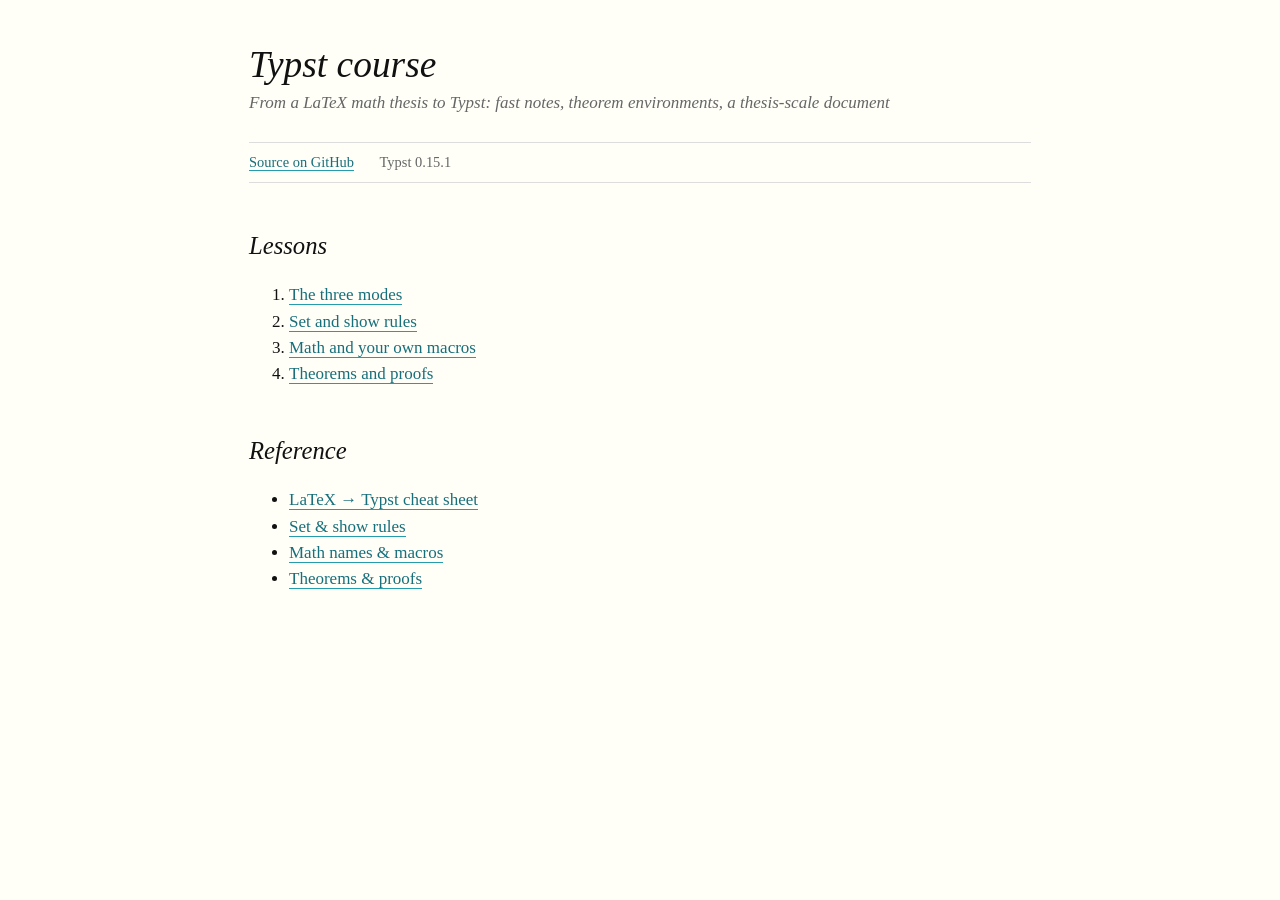
<file: index.html>
<!doctype html>
<html lang="en"><head><meta charset="utf-8"><meta name="viewport" content="width=device-width,initial-scale=1">
<title>Typst course</title><link rel="stylesheet" href="assets/course.css"></head>
<body><main>
<h1>Typst course</h1>
<p class="subtitle">From a LaTeX math thesis to Typst: fast notes, theorem environments, a thesis-scale document</p>
<div class="meta"><span><a href="https://github.com/Iurig/Typst">Source on GitHub</a></span><span>Typst 0.15.1</span></div>

<h2>Lessons</h2>
<ol>
<li><a href="lessons/0001-three-modes.html">The three modes</a></li>
<li><a href="lessons/0002-set-and-show-rules.html">Set and show rules</a></li>
<li><a href="lessons/0003-math-macros.html">Math and your own macros</a></li>
<li><a href="lessons/0004-theorems.html">Theorems and proofs</a></li>
</ol>

<h2>Reference</h2>
<ul>
<li><a href="reference/0001-latex-to-typst-cheatsheet.html">LaTeX → Typst cheat sheet</a></li>
<li><a href="reference/0002-styling-rules.html">Set &amp; show rules</a></li>
<li><a href="reference/0003-math-and-macros.html">Math names &amp; macros</a></li>
<li><a href="reference/0004-theorems.html">Theorems &amp; proofs</a></li>
</ul>
</main></body></html>
</file>
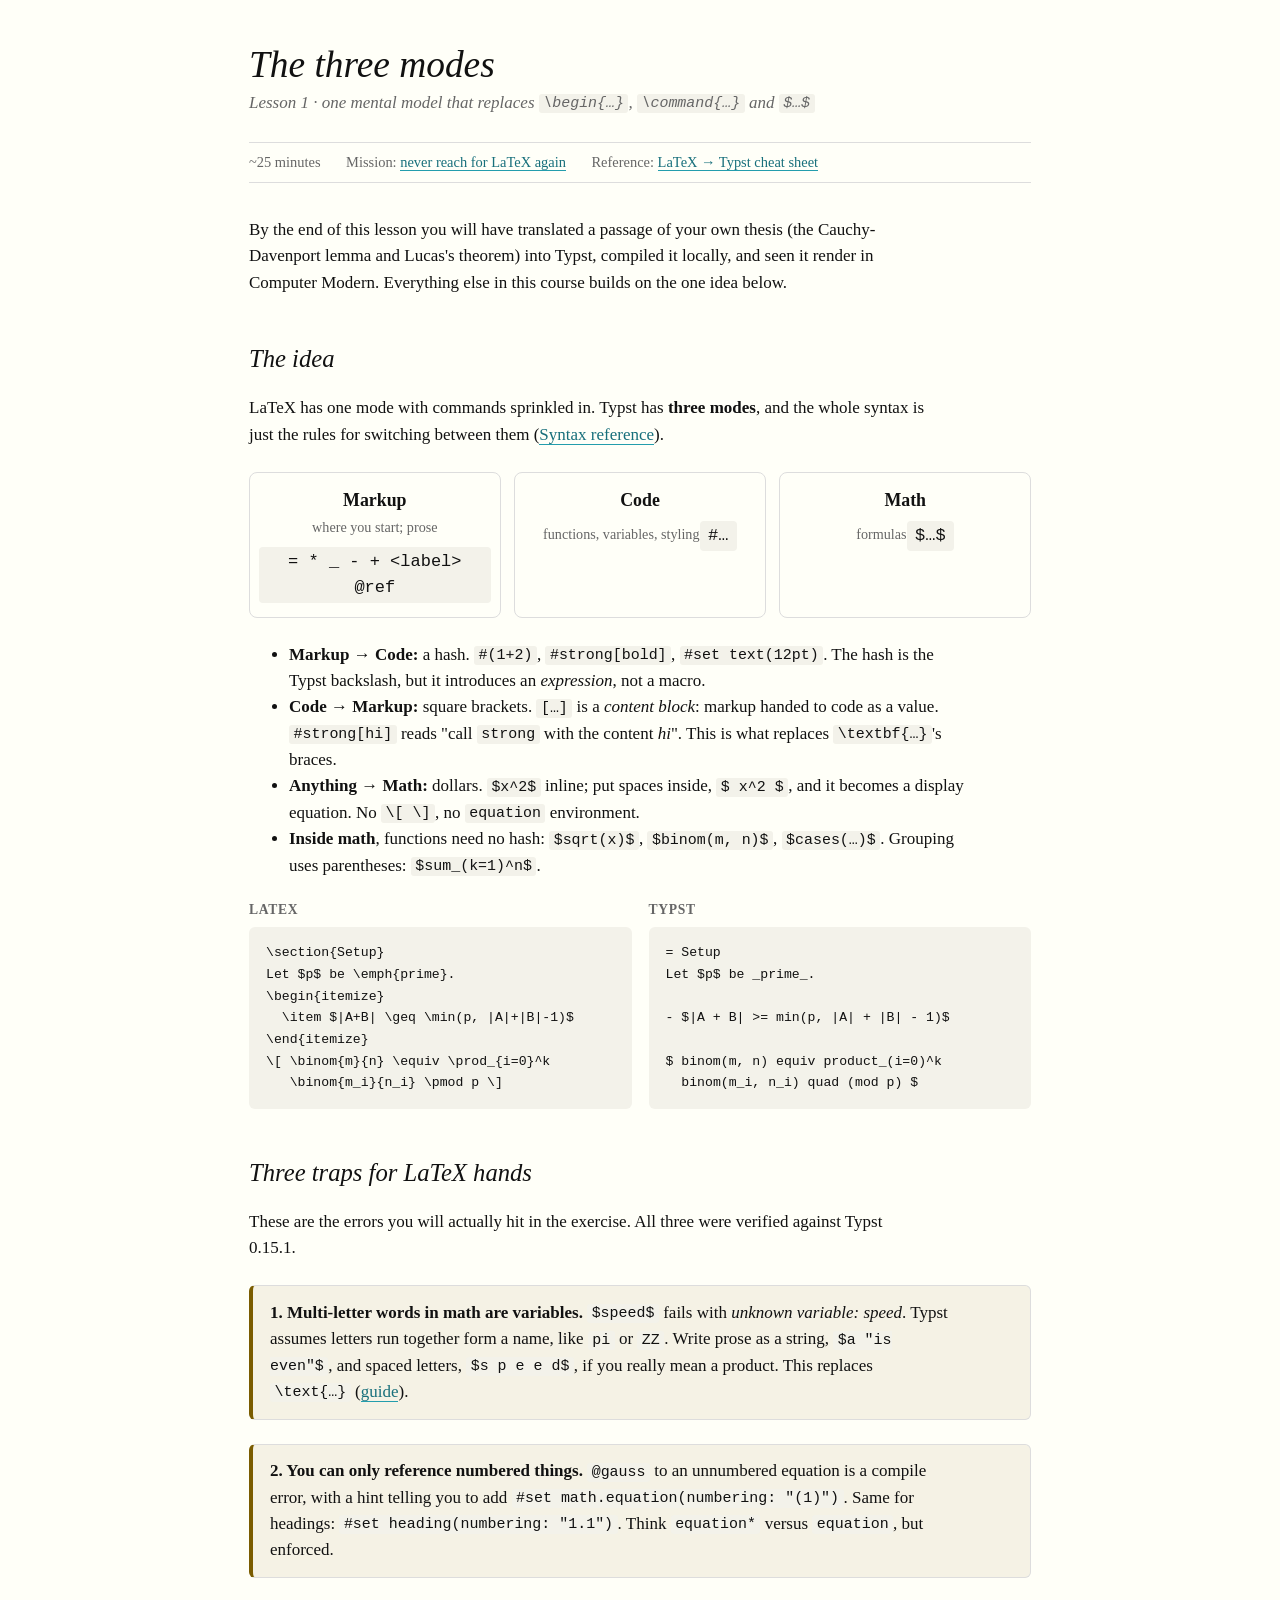
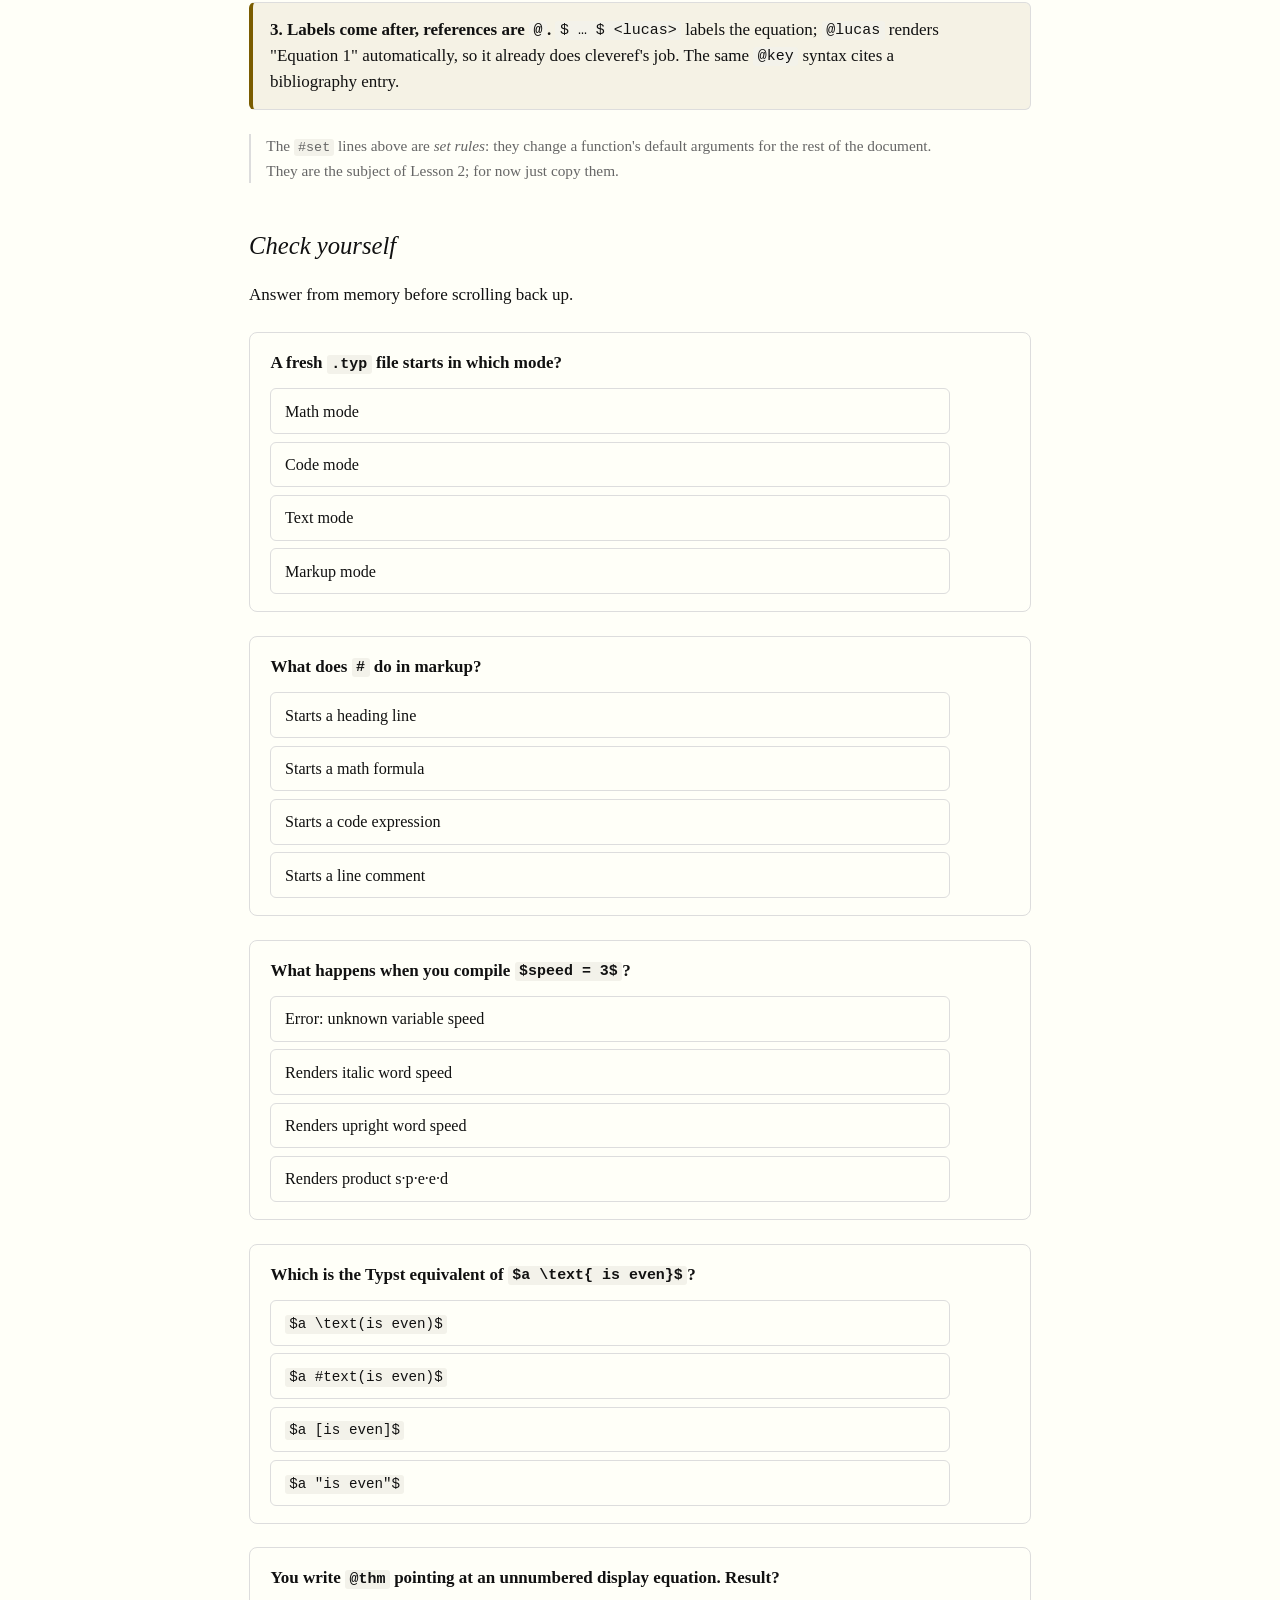
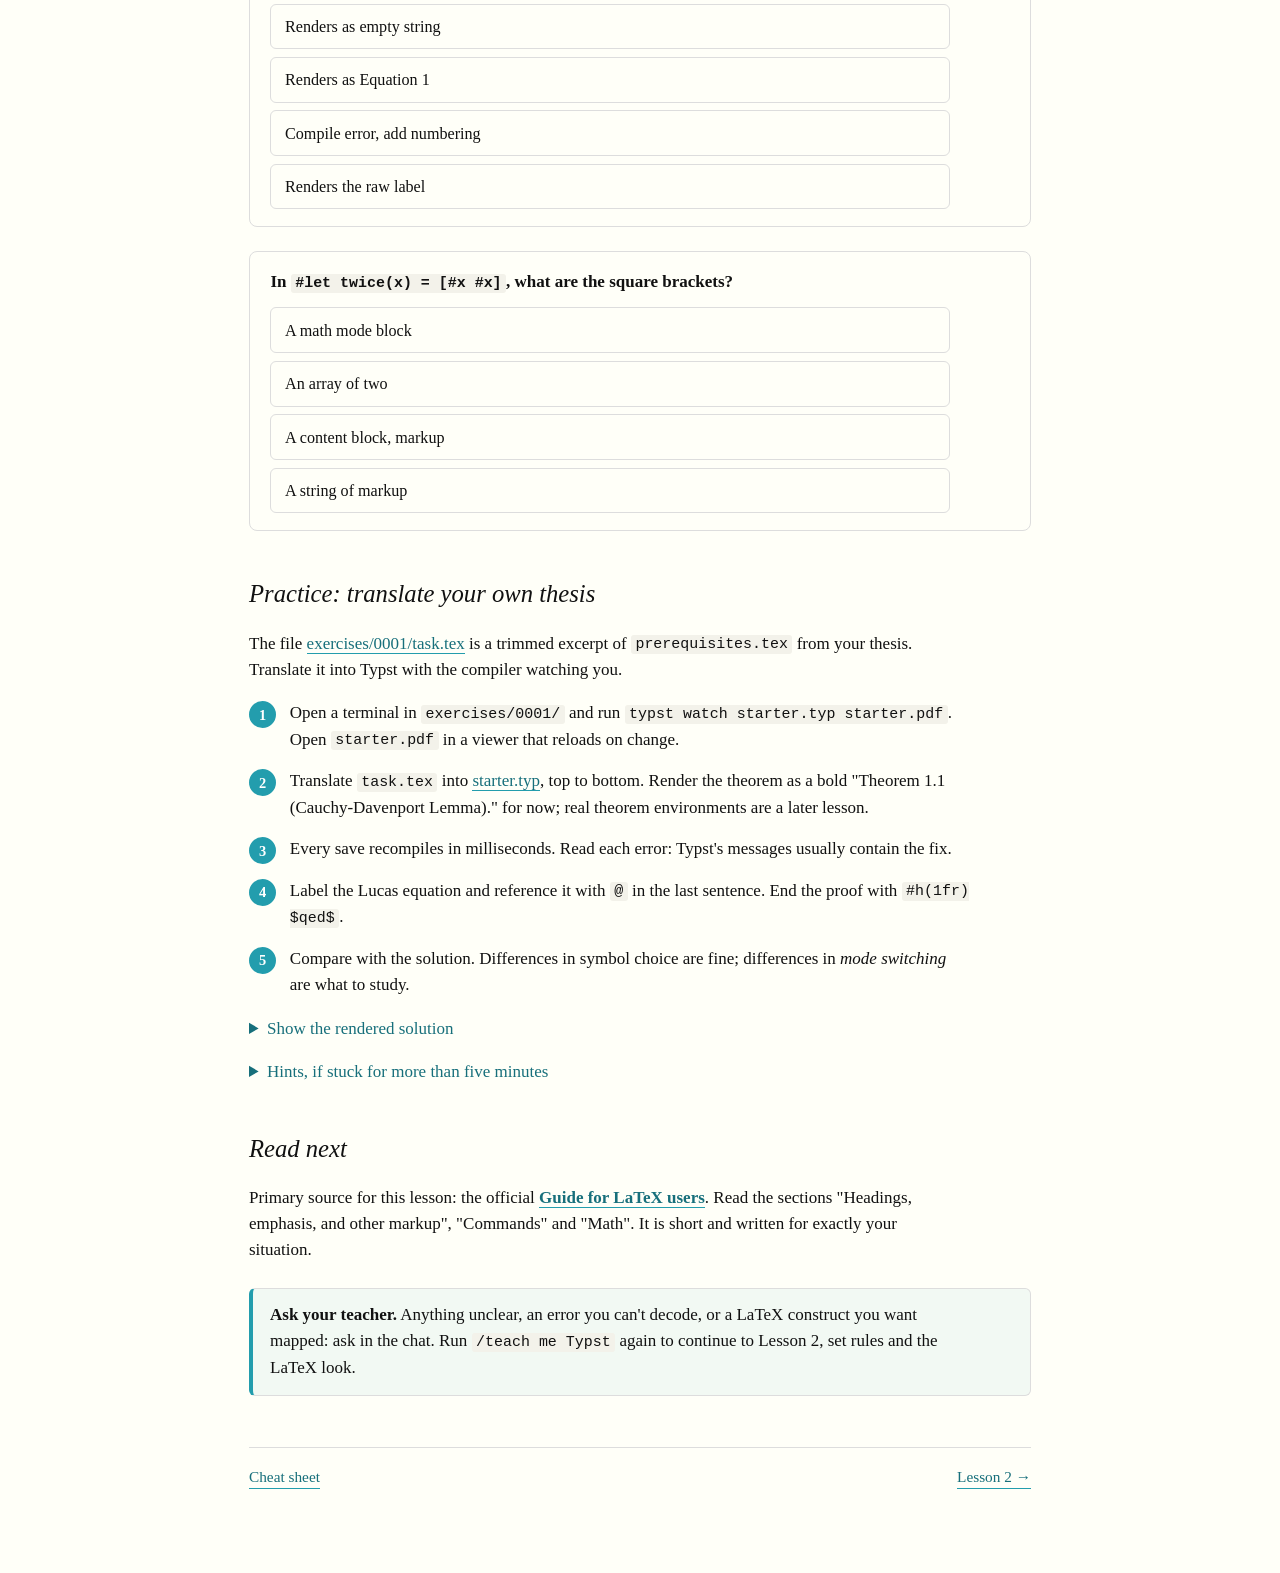
<file: lessons/0001-three-modes.html>
<!doctype html>
<html lang="en"><head><meta charset="utf-8"><meta name="viewport" content="width=device-width,initial-scale=1">
<title>Lesson 1 · The three modes</title><link rel="stylesheet" href="../assets/course.css"></head>
<body><main>
<h1>The three modes</h1>
<p class="subtitle">Lesson 1 · one mental model that replaces <code>\begin{…}</code>, <code>\command{…}</code> and <code>$…$</code></p>
<div class="meta"><span>~25 minutes</span><span>Mission: <a href="../MISSION.md">never reach for LaTeX again</a></span><span>Reference: <a href="../reference/0001-latex-to-typst-cheatsheet.html">LaTeX → Typst cheat sheet</a></span></div>

<p>By the end of this lesson you will have translated a passage of your own thesis (the Cauchy-Davenport lemma and Lucas's theorem) into Typst, compiled it locally, and seen it render in Computer Modern. Everything else in this course builds on the one idea below.</p>

<h2>The idea</h2>
<p>LaTeX has one mode with commands sprinkled in. Typst has <strong>three modes</strong>, and the whole syntax is just the rules for switching between them (<a href="https://typst.app/docs/reference/syntax/">Syntax reference</a>).</p>
<div class="modes">
  <div><b>Markup</b><small>where you start; prose</small><span class="key">= * _ - + &lt;label&gt; @ref</span></div>
  <div><b>Code</b><small>functions, variables, styling</small><span class="key">#…</span></div>
  <div><b>Math</b><small>formulas</small><span class="key">$…$</span></div>
</div>
<ul>
  <li><strong>Markup → Code:</strong> a hash. <code>#(1+2)</code>, <code>#strong[bold]</code>, <code>#set text(12pt)</code>. The hash is the Typst backslash, but it introduces an <em>expression</em>, not a macro.</li>
  <li><strong>Code → Markup:</strong> square brackets. <code>[…]</code> is a <em>content block</em>: markup handed to code as a value. <code>#strong[hi]</code> reads "call <code>strong</code> with the content <em>hi</em>". This is what replaces <code>\textbf{…}</code>'s braces.</li>
  <li><strong>Anything → Math:</strong> dollars. <code>$x^2$</code> inline; put spaces inside, <code>$ x^2 $</code>, and it becomes a display equation. No <code>\[ \]</code>, no <code>equation</code> environment.</li>
  <li><strong>Inside math</strong>, functions need no hash: <code>$sqrt(x)$</code>, <code>$binom(m, n)$</code>, <code>$cases(…)$</code>. Grouping uses parentheses: <code>$sum_(k=1)^n$</code>.</li>
</ul>

<div class="compare">
  <div><h4>LaTeX</h4><pre><code>\section{Setup}
Let $p$ be \emph{prime}.
\begin{itemize}
  \item $|A+B| \geq \min(p, |A|+|B|-1)$
\end{itemize}
\[ \binom{m}{n} \equiv \prod_{i=0}^k
   \binom{m_i}{n_i} \pmod p \]</code></pre></div>
  <div><h4>Typst</h4><pre><code>= Setup
Let $p$ be _prime_.

- $|A + B| >= min(p, |A| + |B| - 1)$

$ binom(m, n) equiv product_(i=0)^k
  binom(m_i, n_i) quad (mod p) $</code></pre></div>
</div>

<h2>Three traps for LaTeX hands</h2>
<p>These are the errors you will actually hit in the exercise. All three were verified against Typst 0.15.1.</p>
<div class="callout warn"><p><strong>1. Multi-letter words in math are variables.</strong> <code>$speed$</code> fails with <em>unknown variable: speed</em>. Typst assumes letters run together form a name, like <code>pi</code> or <code>ZZ</code>. Write prose as a string, <code>$a "is even"$</code>, and spaced letters, <code>$s p e e d$</code>, if you really mean a product. This replaces <code>\text{…}</code> (<a href="https://typst.app/docs/guides/guide-for-latex-users/#math">guide</a>).</p></div>
<div class="callout warn"><p><strong>2. You can only reference numbered things.</strong> <code>@gauss</code> to an unnumbered equation is a compile error, with a hint telling you to add <code>#set math.equation(numbering: "(1)")</code>. Same for headings: <code>#set heading(numbering: "1.1")</code>. Think <code>equation*</code> versus <code>equation</code>, but enforced.</p></div>
<div class="callout warn"><p><strong>3. Labels come after, references are <code>@</code>.</strong> <code>$ … $ &lt;lucas&gt;</code> labels the equation; <code>@lucas</code> renders "Equation 1" automatically, so it already does cleveref's job. The same <code>@key</code> syntax cites a bibliography entry.</p></div>

<p class="aside">The <code>#set</code> lines above are <em>set rules</em>: they change a function's default arguments for the rest of the document. They are the subject of Lesson 2; for now just copy them.</p>

<h2>Check yourself</h2>
<p>Answer from memory before scrolling back up. <span class="quiz-score"></span></p>

<div class="quiz"><p class="q">A fresh <code>.typ</code> file starts in which mode?</p><ul>
<li><button data-correct>Markup mode</button></li><li><button>Code mode</button></li><li><button>Math mode</button></li><li><button>Text mode</button></li></ul>
<p class="explain">Markup is the default. You only leave it with <code>#</code> or <code>$</code>.</p></div>

<div class="quiz"><p class="q">What does <code>#</code> do in markup?</p><ul>
<li><button data-correct>Starts a code expression</button></li><li><button>Starts a heading line</button></li><li><button>Starts a line comment</button></li><li><button>Starts a math formula</button></li></ul>
<p class="explain">The hash enters code mode for one expression: a function call, a variable, a <code>set</code> rule. Headings are <code>=</code>, comments <code>//</code>, math <code>$</code>.</p></div>

<div class="quiz"><p class="q">What happens when you compile <code>$speed = 3$</code>?</p><ul>
<li><button data-correct>Error: unknown variable speed</button></li><li><button>Renders italic word speed</button></li><li><button>Renders upright word speed</button></li><li><button>Renders product s·p·e·e·d</button></li></ul>
<p class="explain">Multi-letter runs are looked up as names. Quote it, <code>"speed"</code>, for text, or space the letters for a product.</p></div>

<div class="quiz"><p class="q">Which is the Typst equivalent of <code>$a \text{ is even}$</code>?</p><ul>
<li><button data-correct><code>$a "is even"$</code></button></li><li><button><code>$a [is even]$</code></button></li><li><button><code>$a #text(is even)$</code></button></li><li><button><code>$a \text(is even)$</code></button></li></ul>
<p class="explain">A string literal inside math is typeset as upright text with normal spacing.</p></div>

<div class="quiz"><p class="q">You write <code>@thm</code> pointing at an unnumbered display equation. Result?</p><ul>
<li><button data-correct>Compile error, add numbering</button></li><li><button>Renders as Equation 1</button></li><li><button>Renders as empty string</button></li><li><button>Renders the raw label</button></li></ul>
<p class="explain">Typst refuses to reference something that has no number to show. Enable it with <code>#set math.equation(numbering: "(1)")</code>.</p></div>

<div class="quiz"><p class="q">In <code>#let twice(x) = [#x #x]</code>, what are the square brackets?</p><ul>
<li><button data-correct>A content block, markup</button></li><li><button>An array of two</button></li><li><button>A string of markup</button></li><li><button>A math mode block</button></li></ul>
<p class="explain">Brackets switch from code back to markup. Inside them you need <code>#</code> again to read the variable <code>x</code>.</p></div>

<h2>Practice: translate your own thesis</h2>
<p>The file <a href="../exercises/0001/task.tex">exercises/0001/task.tex</a> is a trimmed excerpt of <code>prerequisites.tex</code> from your thesis. Translate it into Typst with the compiler watching you.</p>
<ol class="steps">
  <li>Open a terminal in <code>exercises/0001/</code> and run <code>typst watch starter.typ starter.pdf</code>. Open <code>starter.pdf</code> in a viewer that reloads on change.</li>
  <li>Translate <code>task.tex</code> into <a href="../exercises/0001/starter.typ">starter.typ</a>, top to bottom. Render the theorem as a bold "Theorem 1.1 (Cauchy-Davenport Lemma)." for now; real theorem environments are a later lesson.</li>
  <li>Every save recompiles in milliseconds. Read each error: Typst's messages usually contain the fix.</li>
  <li>Label the Lucas equation and reference it with <code>@</code> in the last sentence. End the proof with <code>#h(1fr) $qed$</code>.</li>
  <li>Compare with the solution. Differences in symbol choice are fine; differences in <em>mode switching</em> are what to study.</li>
</ol>
<details><summary>Show the rendered solution</summary>
<figure><img src="../exercises/0001/solution.png" alt="Rendered solution of exercise 0001"><figcaption>Compiled from <a href="../exercises/0001/solution.typ">solution.typ</a> with Typst 0.15.1, font New Computer Modern.</figcaption></figure>
</details>
<details><summary>Hints, if stuck for more than five minutes</summary>
<ul>
<li><code>\Zb_p</code> → <code>ZZ_p</code>. <code>\cap</code> → <code>inter</code>. <code>\cup</code> → <code>union</code>. <code>\geq</code> → <code>&gt;=</code>.</li>
<li><code>\{b\}</code> → <code>{b}</code>. Braces are ordinary characters in Typst math.</li>
<li><code>\pmod{p}</code> → <code>quad (mod p)</code>.</li>
<li>Primes: <code>A'</code> works as is.</li>
<li>Full symbol names: <a href="https://typst.app/docs/reference/symbols/sym/">typst.app/docs/reference/symbols/sym</a>.</li>
</ul></details>

<h2>Read next</h2>
<p>Primary source for this lesson: the official <a href="https://typst.app/docs/guides/guide-for-latex-users/"><strong>Guide for LaTeX users</strong></a>. Read the sections "Headings, emphasis, and other markup", "Commands" and "Math". It is short and written for exactly your situation.</p>

<div class="callout"><p><strong>Ask your teacher.</strong> Anything unclear, an error you can't decode, or a LaTeX construct you want mapped: ask in the chat. Run <code>/teach me Typst</code> again to continue to Lesson 2, set rules and the LaTeX look.</p></div>

<nav class="course"><a href="../reference/0001-latex-to-typst-cheatsheet.html">Cheat sheet</a><a href="0002-set-and-show-rules.html">Lesson 2 →</a></nav>
</main><script src="../assets/quiz.js"></script></body></html>
</file>
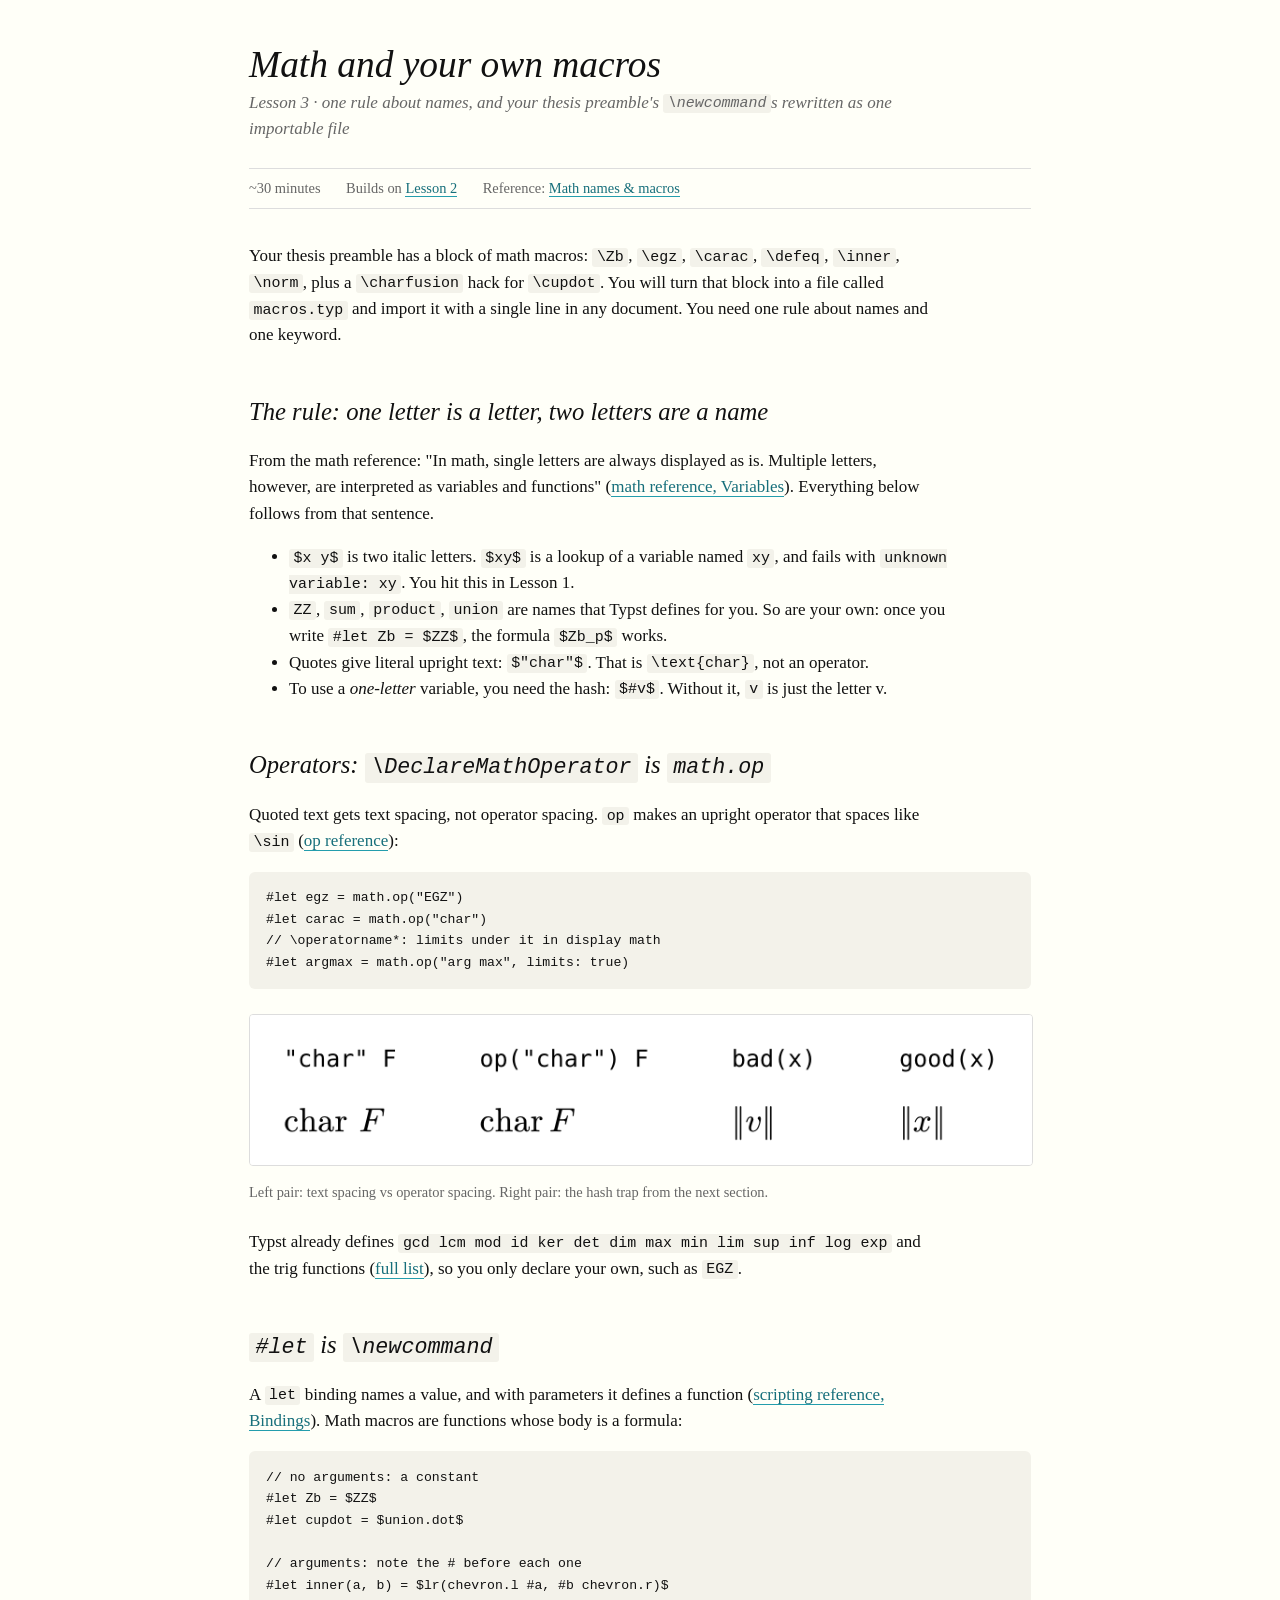
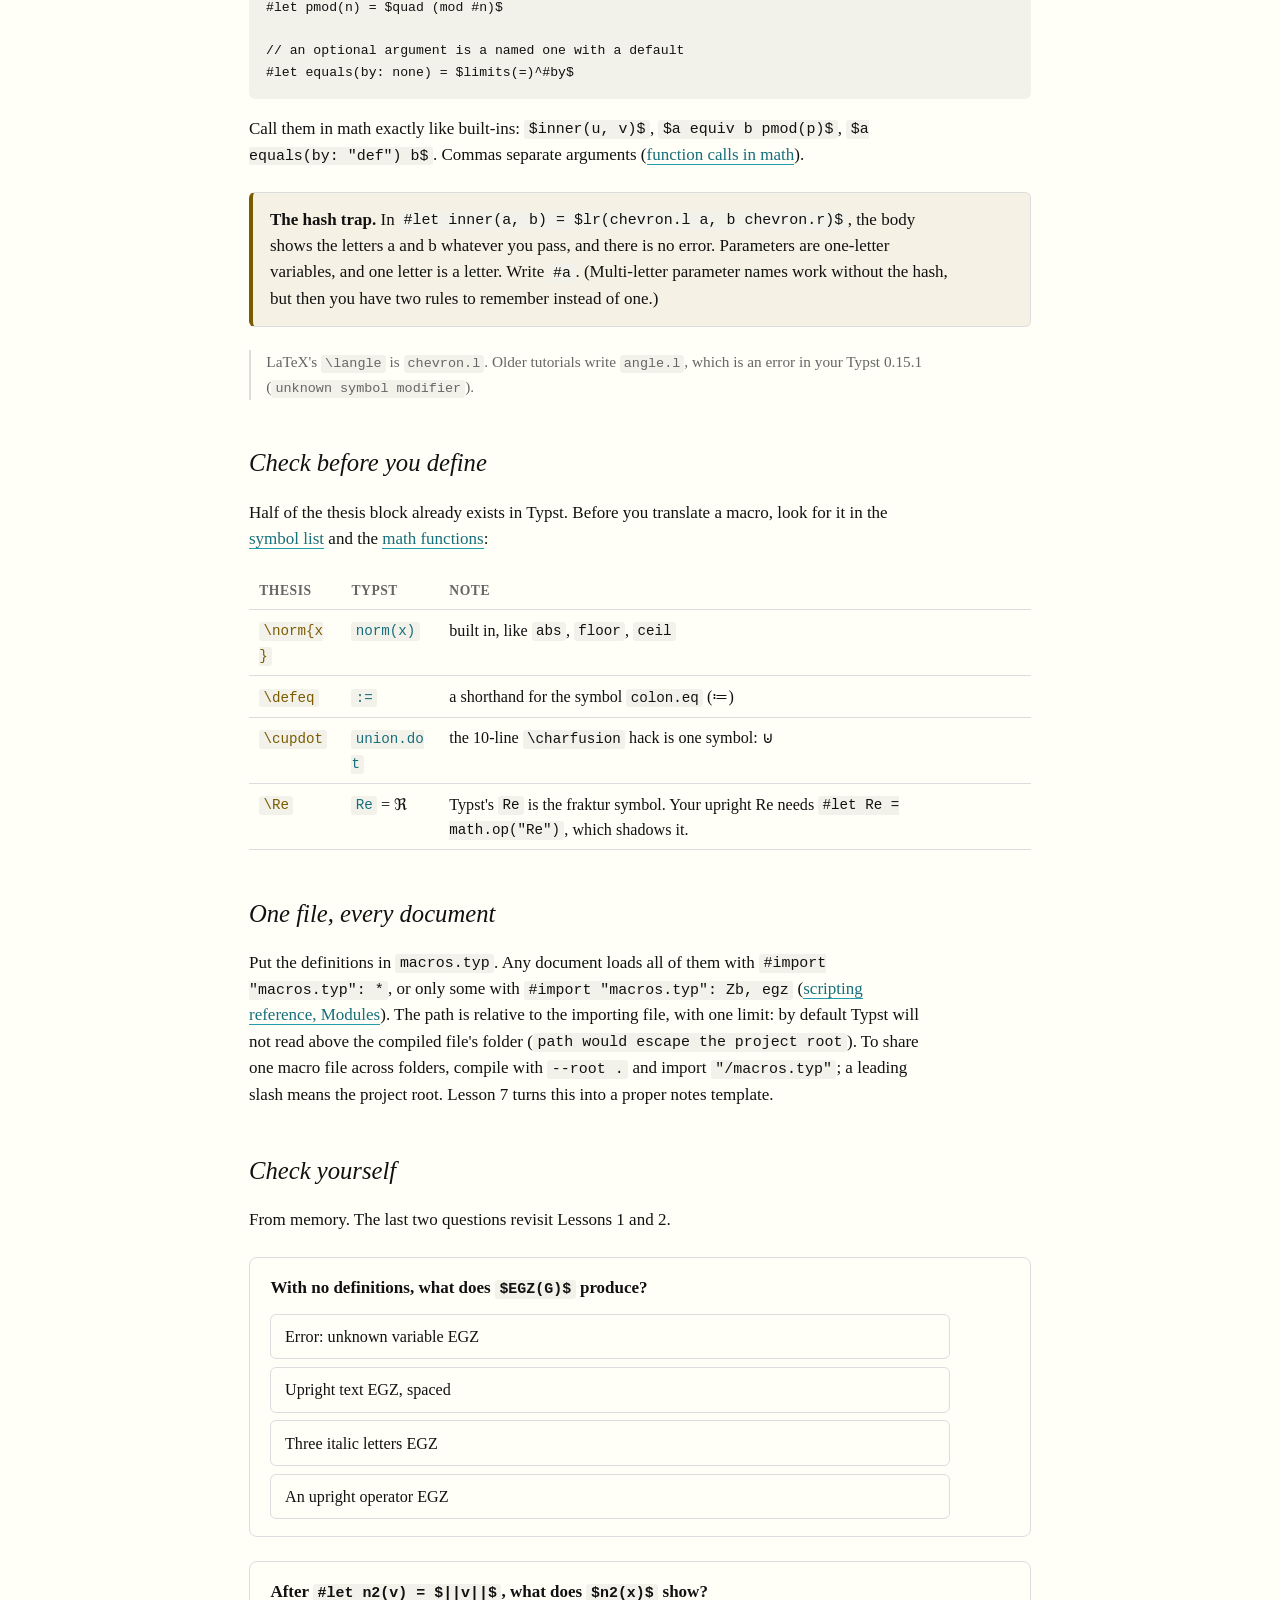
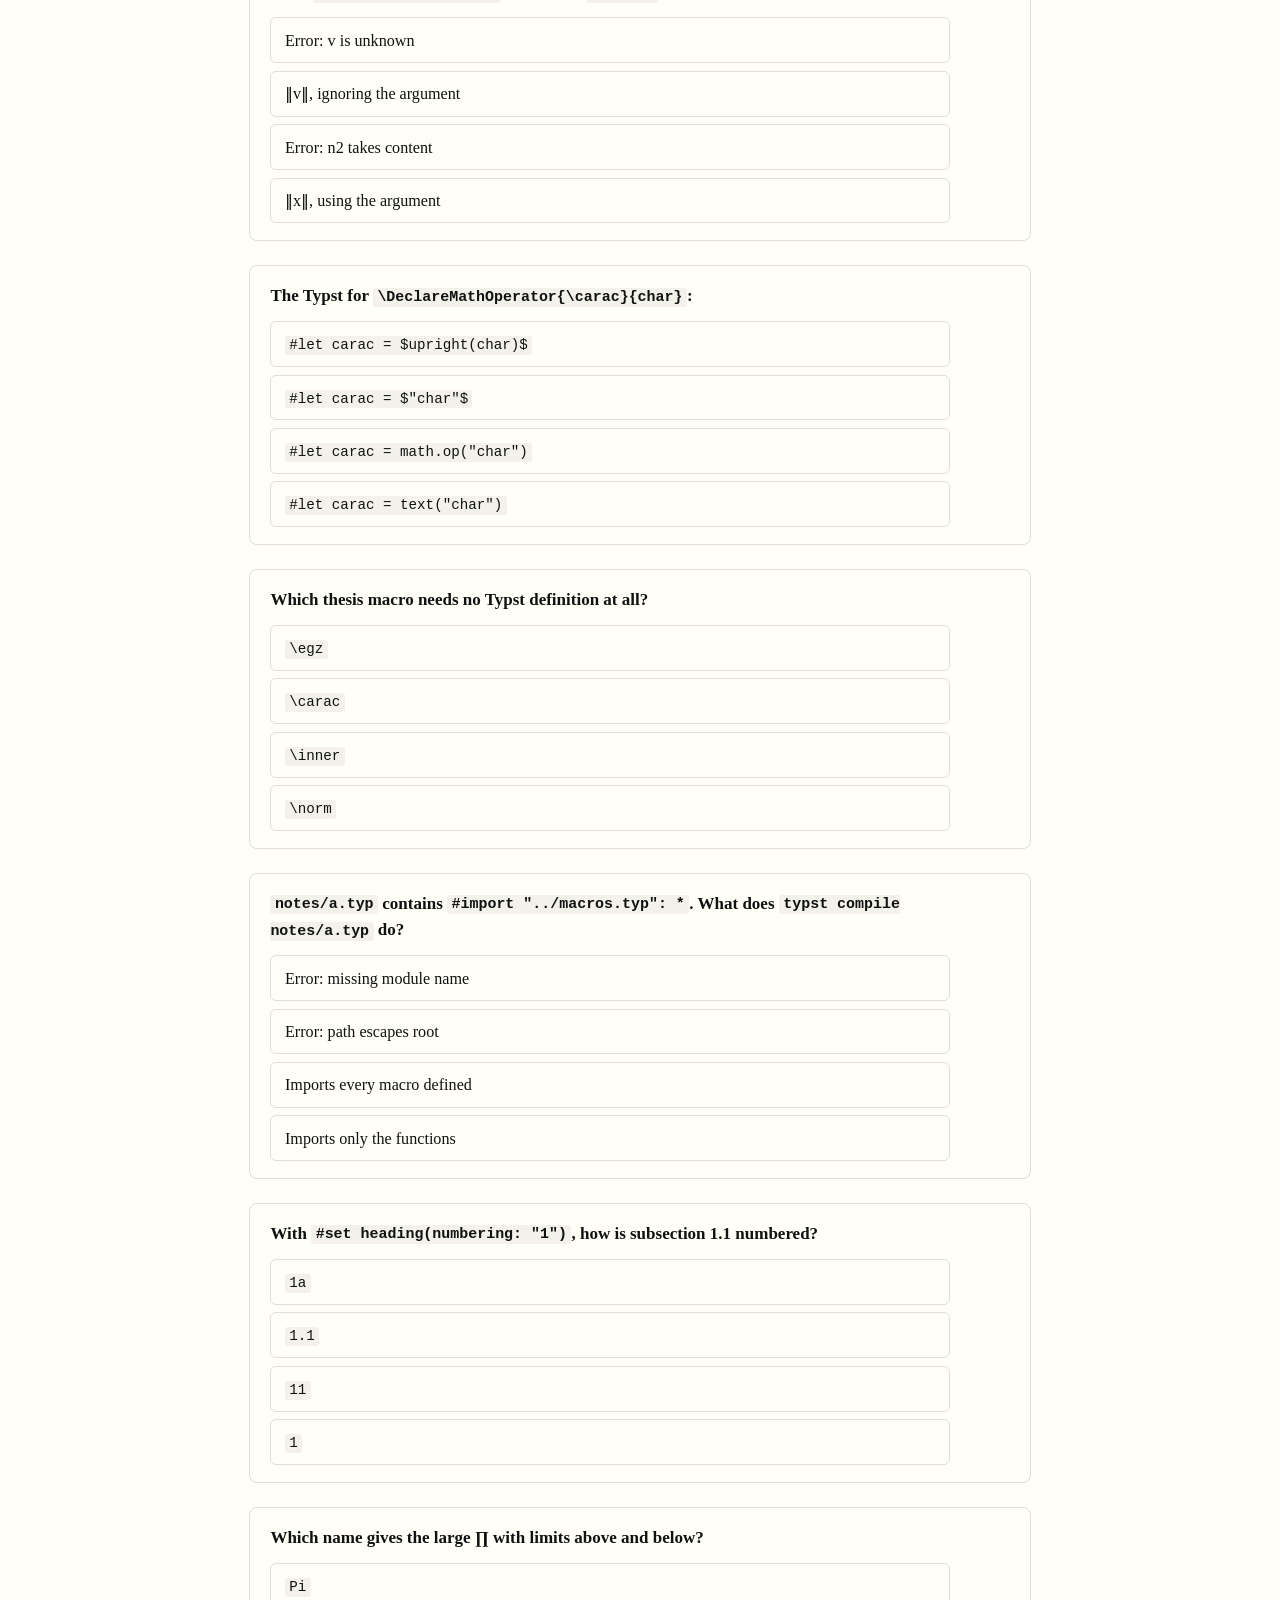
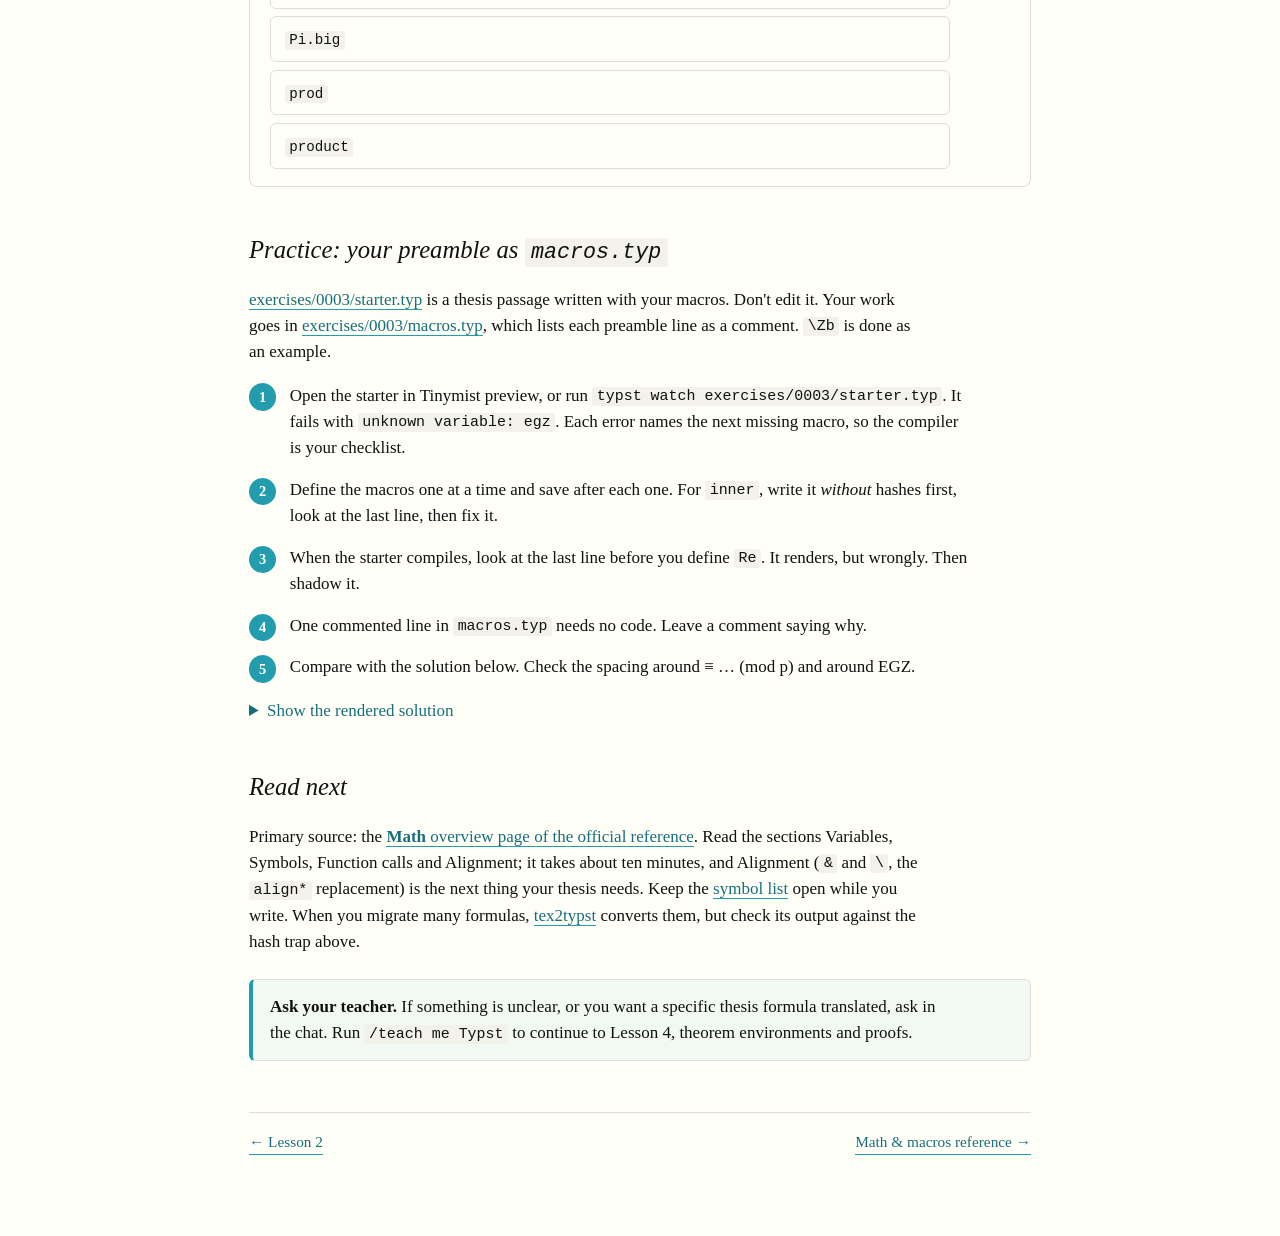
<file: lessons/0003-math-macros.html>
<!doctype html>
<html lang="en"><head><meta charset="utf-8"><meta name="viewport" content="width=device-width,initial-scale=1">
<title>Lesson 3 · Math and your own macros</title><link rel="stylesheet" href="../assets/course.css"></head>
<body><main>
<h1>Math and your own macros</h1>
<p class="subtitle">Lesson 3 · one rule about names, and your thesis preamble's <code>\newcommand</code>s rewritten as one importable file</p>
<div class="meta"><span>~30 minutes</span><span>Builds on <a href="0002-set-and-show-rules.html">Lesson 2</a></span><span>Reference: <a href="../reference/0003-math-and-macros.html">Math names &amp; macros</a></span></div>

<p>Your thesis preamble has a block of math macros: <code>\Zb</code>, <code>\egz</code>, <code>\carac</code>, <code>\defeq</code>, <code>\inner</code>, <code>\norm</code>, plus a <code>\charfusion</code> hack for <code>\cupdot</code>. You will turn that block into a file called <code>macros.typ</code> and import it with a single line in any document. You need one rule about names and one keyword.</p>

<h2>The rule: one letter is a letter, two letters are a name</h2>
<p>From the math reference: "In math, single letters are always displayed as is. Multiple letters, however, are interpreted as variables and functions" (<a href="https://typst.app/docs/reference/math/#variables">math reference, Variables</a>). Everything below follows from that sentence.</p>
<ul>
<li><code>$x y$</code> is two italic letters. <code>$xy$</code> is a lookup of a variable named <code>xy</code>, and fails with <code>unknown variable: xy</code>. You hit this in Lesson 1.</li>
<li><code>ZZ</code>, <code>sum</code>, <code>product</code>, <code>union</code> are names that Typst defines for you. So are your own: once you write <code>#let Zb = $ZZ$</code>, the formula <code>$Zb_p$</code> works.</li>
<li>Quotes give literal upright text: <code>$"char"$</code>. That is <code>\text{char}</code>, not an operator.</li>
<li>To use a <em>one-letter</em> variable, you need the hash: <code>$#v$</code>. Without it, <code>v</code> is just the letter v.</li>
</ul>

<h2>Operators: <code>\DeclareMathOperator</code> is <code>math.op</code></h2>
<p>Quoted text gets text spacing, not operator spacing. <code>op</code> makes an upright operator that spaces like <code>\sin</code> (<a href="https://typst.app/docs/reference/math/op/">op reference</a>):</p>
<pre><code>#let egz = math.op("EGZ")
#let carac = math.op("char")
// \operatorname*: limits under it in display math
#let argmax = math.op("arg max", limits: true)</code></pre>
<figure><img src="img/0003-traps.png" alt="Rendered: quoted char F has a wide gap, op char F has operator spacing; bad(x) prints the letter v, good(x) prints x"><figcaption>Left pair: text spacing vs operator spacing. Right pair: the hash trap from the next section.</figcaption></figure>
<p>Typst already defines <code>gcd lcm mod id ker det dim max min lim sup inf log exp</code> and the trig functions (<a href="https://typst.app/docs/reference/math/op/">full list</a>), so you only declare your own, such as <code>EGZ</code>.</p>

<h2><code>#let</code> is <code>\newcommand</code></h2>
<p>A <code>let</code> binding names a value, and with parameters it defines a function (<a href="https://typst.app/docs/reference/scripting/#bindings">scripting reference, Bindings</a>). Math macros are functions whose body is a formula:</p>
<pre><code>// no arguments: a constant
#let Zb = $ZZ$
#let cupdot = $union.dot$

// arguments: note the # before each one
#let inner(a, b) = $lr(chevron.l #a, #b chevron.r)$
#let pmod(n) = $quad (mod #n)$

// an optional argument is a named one with a default
#let equals(by: none) = $limits(=)^#by$</code></pre>
<p>Call them in math exactly like built-ins: <code>$inner(u, v)$</code>, <code>$a equiv b pmod(p)$</code>, <code>$a equals(by: "def") b$</code>. Commas separate arguments (<a href="https://typst.app/docs/reference/math/#function-calls">function calls in math</a>).</p>
<div class="callout warn"><p><strong>The hash trap.</strong> In <code>#let inner(a, b) = $lr(chevron.l a, b chevron.r)$</code>, the body shows the letters a and b whatever you pass, and there is no error. Parameters are one-letter variables, and one letter is a letter. Write <code>#a</code>. (Multi-letter parameter names work without the hash, but then you have two rules to remember instead of one.)</p></div>
<p class="aside">LaTeX's <code>\langle</code> is <code>chevron.l</code>. Older tutorials write <code>angle.l</code>, which is an error in your Typst 0.15.1 (<code>unknown symbol modifier</code>).</p>

<h2>Check before you define</h2>
<p>Half of the thesis block already exists in Typst. Before you translate a macro, look for it in the <a href="https://typst.app/docs/reference/symbols/sym/">symbol list</a> and the <a href="https://typst.app/docs/reference/math/">math functions</a>:</p>
<table><tr><th>Thesis</th><th>Typst</th><th>Note</th></tr>
<tr><td class="latex"><code>\norm{x}</code></td><td class="typst"><code>norm(x)</code></td><td>built in, like <code>abs</code>, <code>floor</code>, <code>ceil</code></td></tr>
<tr><td class="latex"><code>\defeq</code></td><td class="typst"><code>:=</code></td><td>a shorthand for the symbol <code>colon.eq</code> (≔)</td></tr>
<tr><td class="latex"><code>\cupdot</code></td><td class="typst"><code>union.dot</code></td><td>the 10-line <code>\charfusion</code> hack is one symbol: ⊍</td></tr>
<tr><td class="latex"><code>\Re</code></td><td class="typst"><code>Re</code> = ℜ</td><td>Typst's <code>Re</code> is the fraktur symbol. Your upright Re needs <code>#let Re = math.op("Re")</code>, which shadows it.</td></tr>
</table>

<h2>One file, every document</h2>
<p>Put the definitions in <code>macros.typ</code>. Any document loads all of them with <code>#import "macros.typ": *</code>, or only some with <code>#import "macros.typ": Zb, egz</code> (<a href="https://typst.app/docs/reference/scripting/#modules">scripting reference, Modules</a>). The path is relative to the importing file, with one limit: by default Typst will not read above the compiled file's folder (<code>path would escape the project root</code>). To share one macro file across folders, compile with <code>--root .</code> and import <code>"/macros.typ"</code>; a leading slash means the project root. Lesson 7 turns this into a proper notes template.</p>

<h2>Check yourself</h2>
<p>From memory. The last two questions revisit Lessons 1 and 2. <span class="quiz-score"></span></p>

<div class="quiz"><p class="q">With no definitions, what does <code>$EGZ(G)$</code> produce?</p><ul>
<li><button data-correct>Error: unknown variable EGZ</button></li><li><button>Three italic letters EGZ</button></li><li><button>Upright text EGZ, spaced</button></li><li><button>An upright operator EGZ</button></li></ul>
<p class="explain">Multiple letters are a name. There is no variable named EGZ until you define one.</p></div>

<div class="quiz"><p class="q">After <code>#let n2(v) = $||v||$</code>, what does <code>$n2(x)$</code> show?</p><ul>
<li><button data-correct>‖v‖, ignoring the argument</button></li><li><button>‖x‖, using the argument</button></li><li><button>Error: v is unknown</button></li><li><button>Error: n2 takes content</button></li></ul>
<p class="explain">One letter is a letter, even if a parameter has that name. The body needs <code>#v</code>. No error is raised, so this bug is silent.</p></div>

<div class="quiz"><p class="q">The Typst for <code>\DeclareMathOperator{\carac}{char}</code>:</p><ul>
<li><button data-correct><code>#let carac = math.op("char")</code></button></li><li><button><code>#let carac = $"char"$</code></button></li><li><button><code>#let carac = $upright(char)$</code></button></li><li><button><code>#let carac = text("char")</code></button></li></ul>
<p class="explain">Quotes give text spacing. <code>upright(char)</code> fails because <code>char</code> is an unknown name. <code>op</code> gives operator spacing.</p></div>

<div class="quiz"><p class="q">Which thesis macro needs no Typst definition at all?</p><ul>
<li><button data-correct><code>\norm</code></button></li><li><button><code>\egz</code></button></li><li><button><code>\inner</code></button></li><li><button><code>\carac</code></button></li></ul>
<p class="explain"><code>norm(x)</code> is a built-in math function, like <code>abs(x)</code>.</p></div>

<div class="quiz"><p class="q"><code>notes/a.typ</code> contains <code>#import "../macros.typ": *</code>. What does <code>typst compile notes/a.typ</code> do?</p><ul>
<li><button data-correct>Error: path escapes root</button></li><li><button>Imports every macro defined</button></li><li><button>Imports only the functions</button></li><li><button>Error: missing module name</button></li></ul>
<p class="explain">The default root is the compiled file's folder. Use <code>--root .</code> and import <code>"/macros.typ"</code>.</p></div>

<div class="quiz"><p class="q">With <code>#set heading(numbering: "1")</code>, how is subsection 1.1 numbered?</p><ul>
<li><button data-correct><code>11</code></button></li><li><button><code>1.1</code></button></li><li><button><code>1</code></button></li><li><button><code>1a</code></button></li></ul>
<p class="explain">A pattern is a template with one symbol per level, separators included. A one-symbol pattern repeats with no separator. Write <code>"1.1"</code>.</p></div>

<div class="quiz"><p class="q">Which name gives the large ∏ with limits above and below?</p><ul>
<li><button data-correct><code>product</code></button></li><li><button><code>Pi</code></button></li><li><button><code>prod</code></button></li><li><button><code>Pi.big</code></button></li></ul>
<p class="explain"><code>Pi</code> is the Greek letter, <code>prod</code> is an unknown name, and <code>Pi.big</code> is not a valid modifier. Large operators are words: <code>sum</code>, <code>product</code>, <code>integral</code>.</p></div>

<h2>Practice: your preamble as <code>macros.typ</code></h2>
<p><a href="../exercises/0003/starter.typ">exercises/0003/starter.typ</a> is a thesis passage written with your macros. Don't edit it. Your work goes in <a href="../exercises/0003/macros.typ">exercises/0003/macros.typ</a>, which lists each preamble line as a comment. <code>\Zb</code> is done as an example.</p>
<ol class="steps">
<li>Open the starter in Tinymist preview, or run <code>typst watch exercises/0003/starter.typ</code>. It fails with <code>unknown variable: egz</code>. Each error names the next missing macro, so the compiler is your checklist.</li>
<li>Define the macros one at a time and save after each one. For <code>inner</code>, write it <em>without</em> hashes first, look at the last line, then fix it.</li>
<li>When the starter compiles, look at the last line before you define <code>Re</code>. It renders, but wrongly. Then shadow it.</li>
<li>One commented line in <code>macros.typ</code> needs no code. Leave a comment saying why.</li>
<li>Compare with the solution below. Check the spacing around ≡ … (mod p) and around EGZ.</li>
</ol>
<details><summary>Show the rendered solution</summary>
<figure><img src="../exercises/0003/solution.png" alt="Rendered solution of exercise 0003: definition of EGZ, the EGZ theorem, char, pmod, cupdot, Lucas equation, inner product inequality"><figcaption>Source: <a href="../exercises/0003/solution-macros.typ">solution-macros.typ</a>, imported by <a href="../exercises/0003/solution.typ">solution.typ</a>.</figcaption></figure>
</details>

<h2>Read next</h2>
<p>Primary source: the <a href="https://typst.app/docs/reference/math/"><strong>Math</strong> overview page of the official reference</a>. Read the sections Variables, Symbols, Function calls and Alignment; it takes about ten minutes, and Alignment (<code>&amp;</code> and <code>\</code>, the <code>align*</code> replacement) is the next thing your thesis needs. Keep the <a href="https://typst.app/docs/reference/symbols/sym/">symbol list</a> open while you write. When you migrate many formulas, <a href="https://qwinsi.github.io/tex2typst-webapp/">tex2typst</a> converts them, but check its output against the hash trap above.</p>

<div class="callout"><p><strong>Ask your teacher.</strong> If something is unclear, or you want a specific thesis formula translated, ask in the chat. Run <code>/teach me Typst</code> to continue to Lesson 4, theorem environments and proofs.</p></div>

<nav class="course"><a href="0002-set-and-show-rules.html">← Lesson 2</a><a href="../reference/0003-math-and-macros.html">Math &amp; macros reference →</a></nav>
</main><script src="../assets/quiz.js"></script></body></html>
</file>
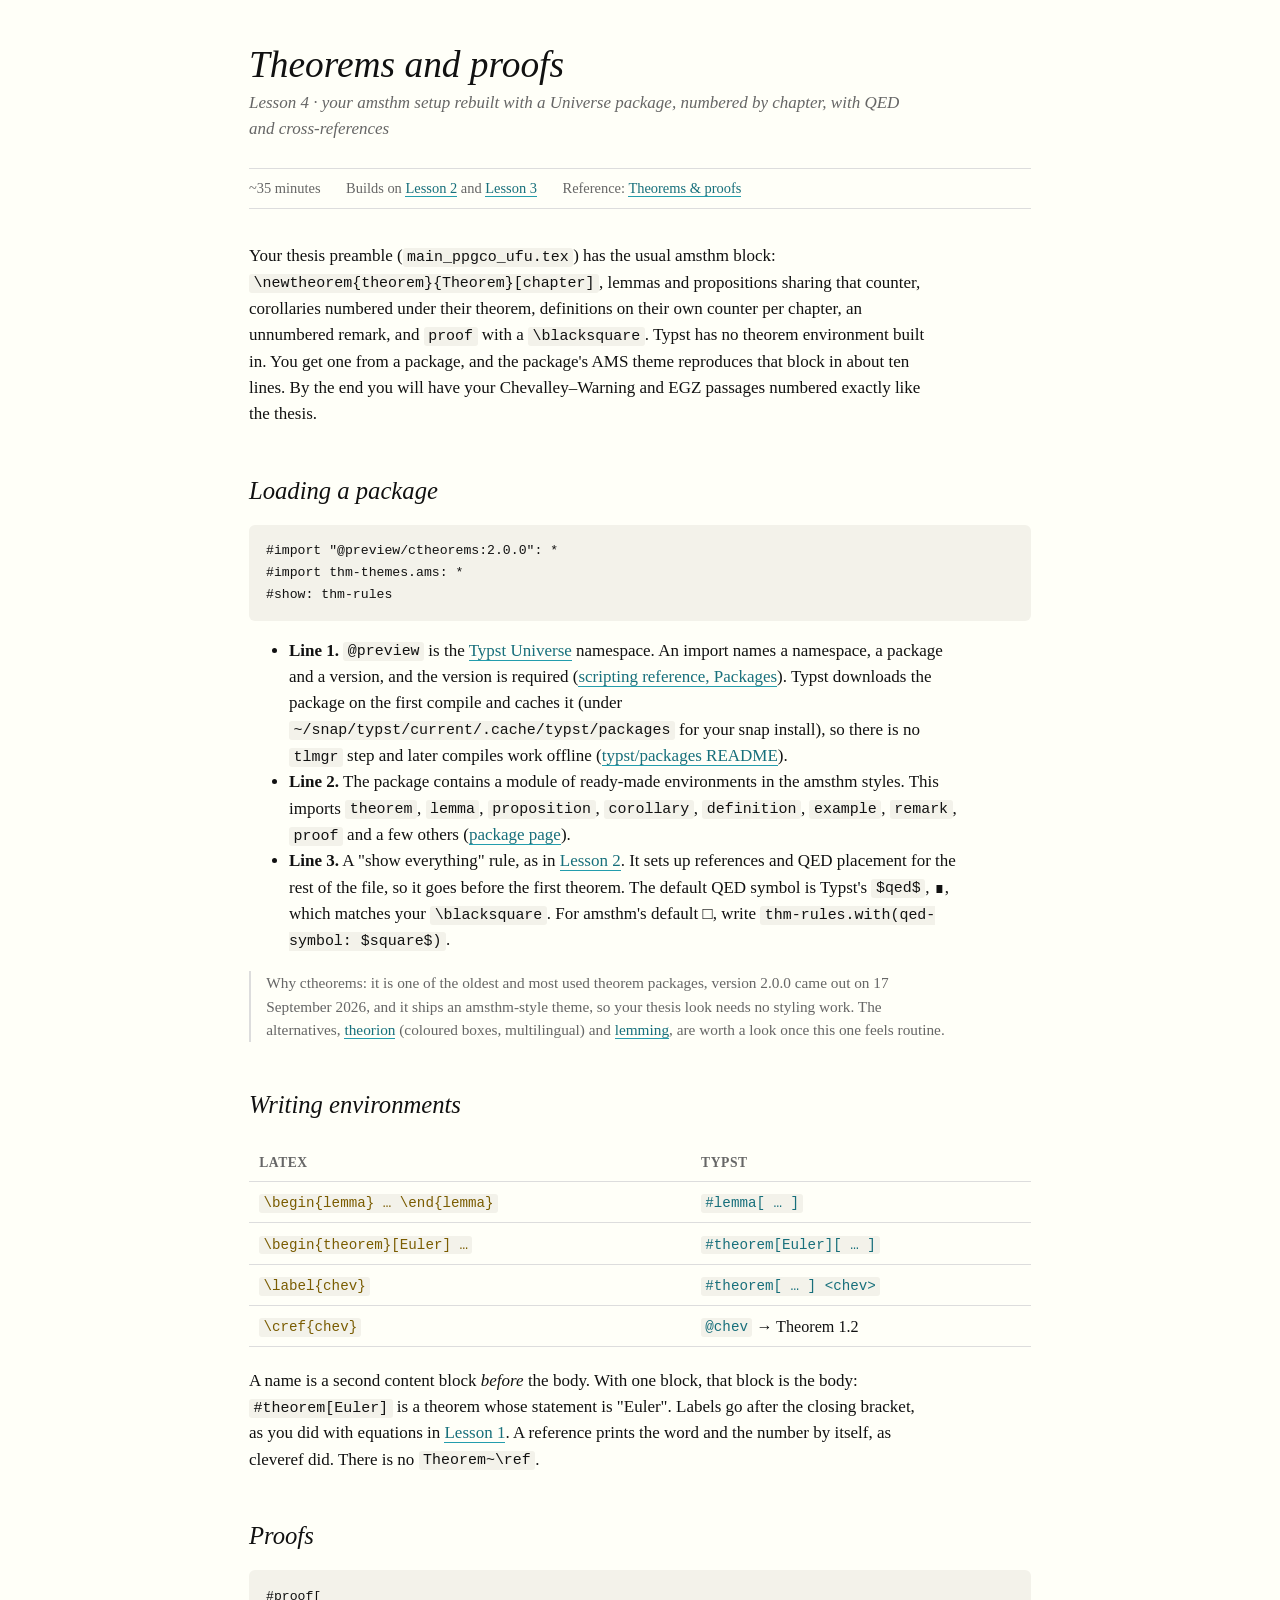
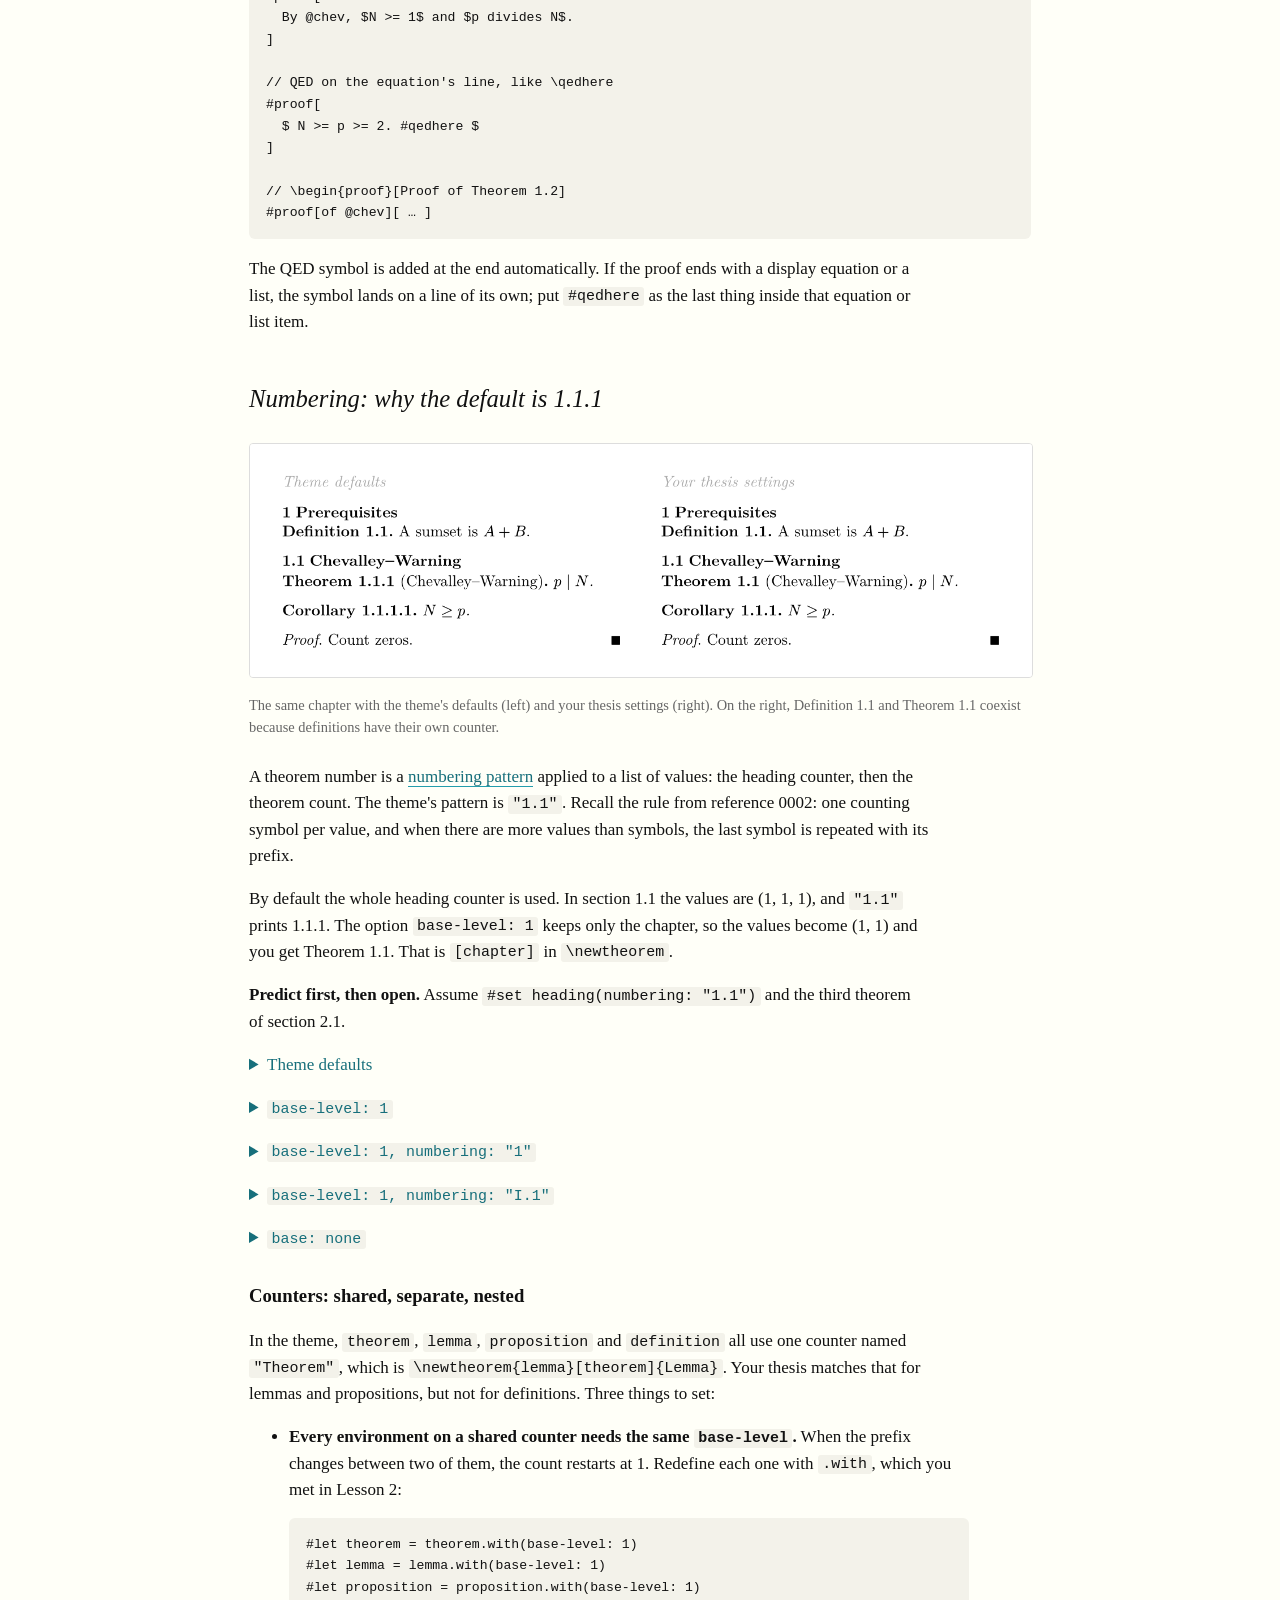
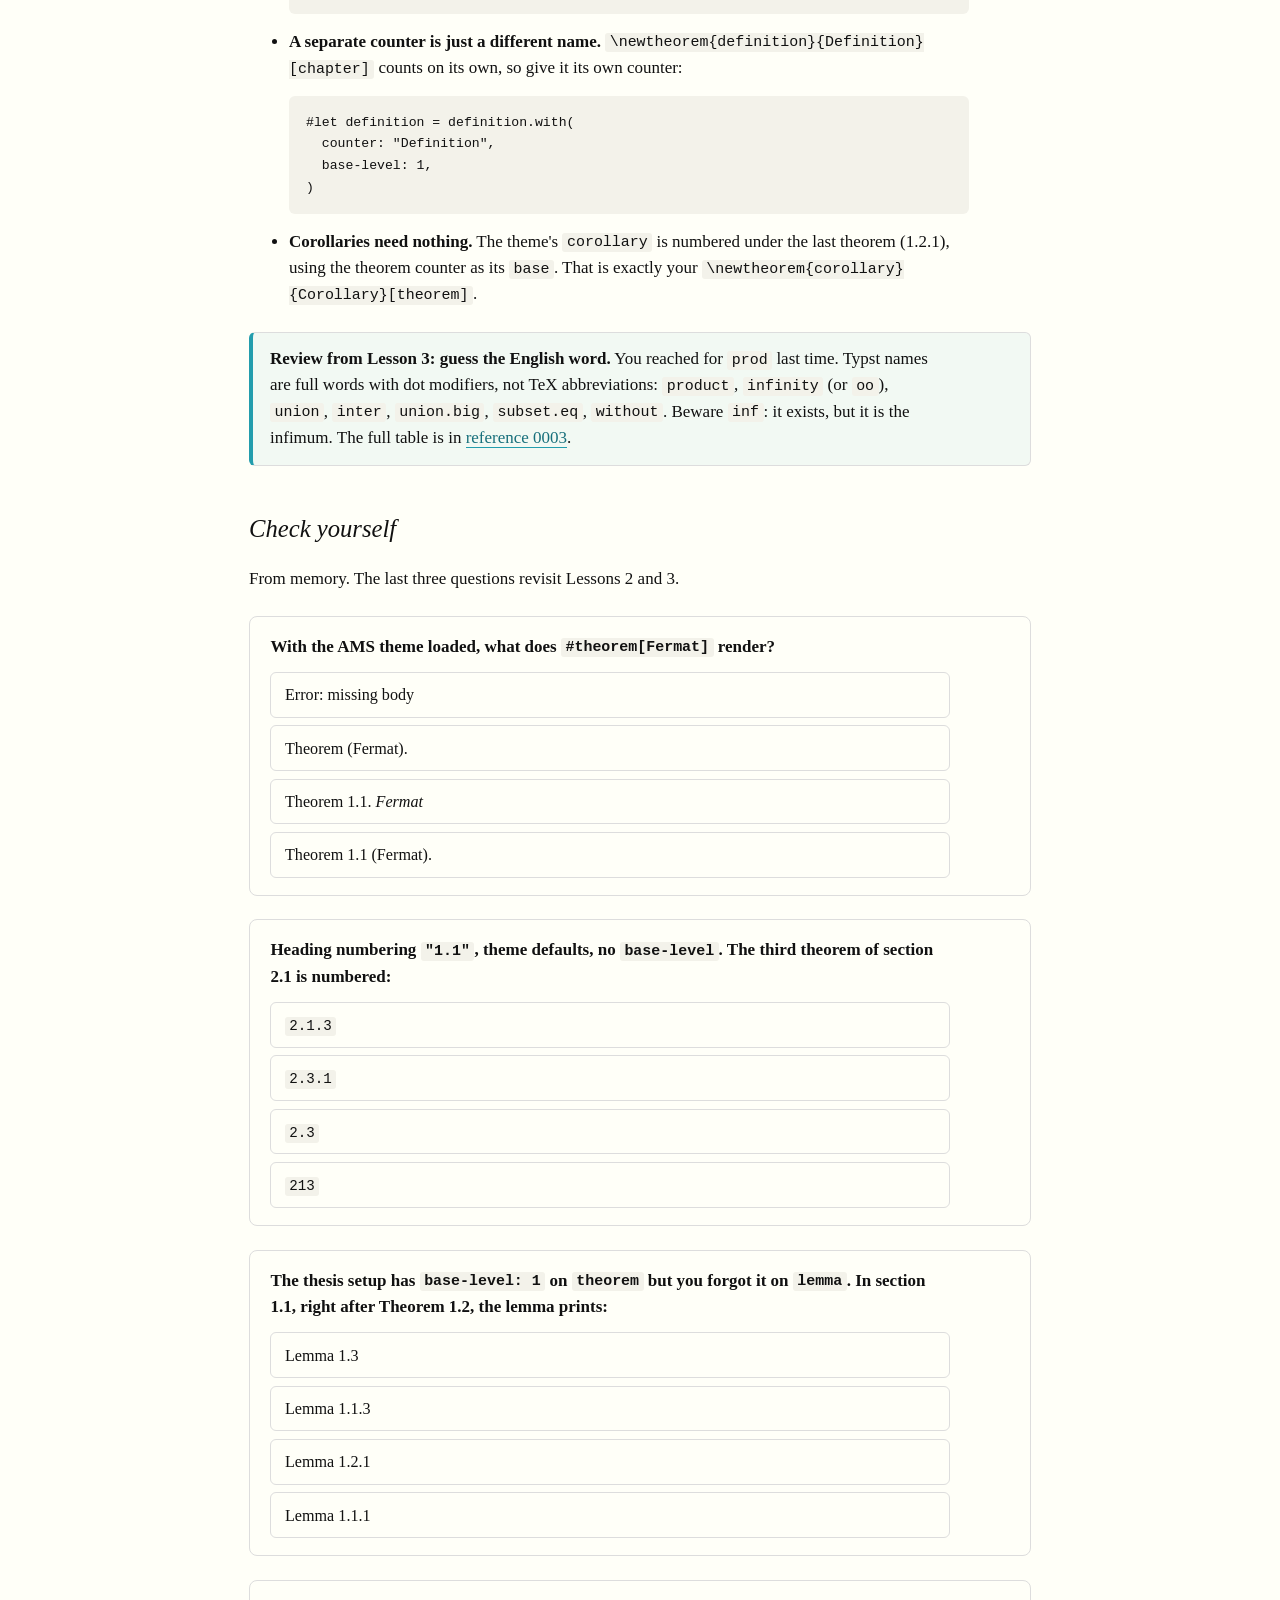
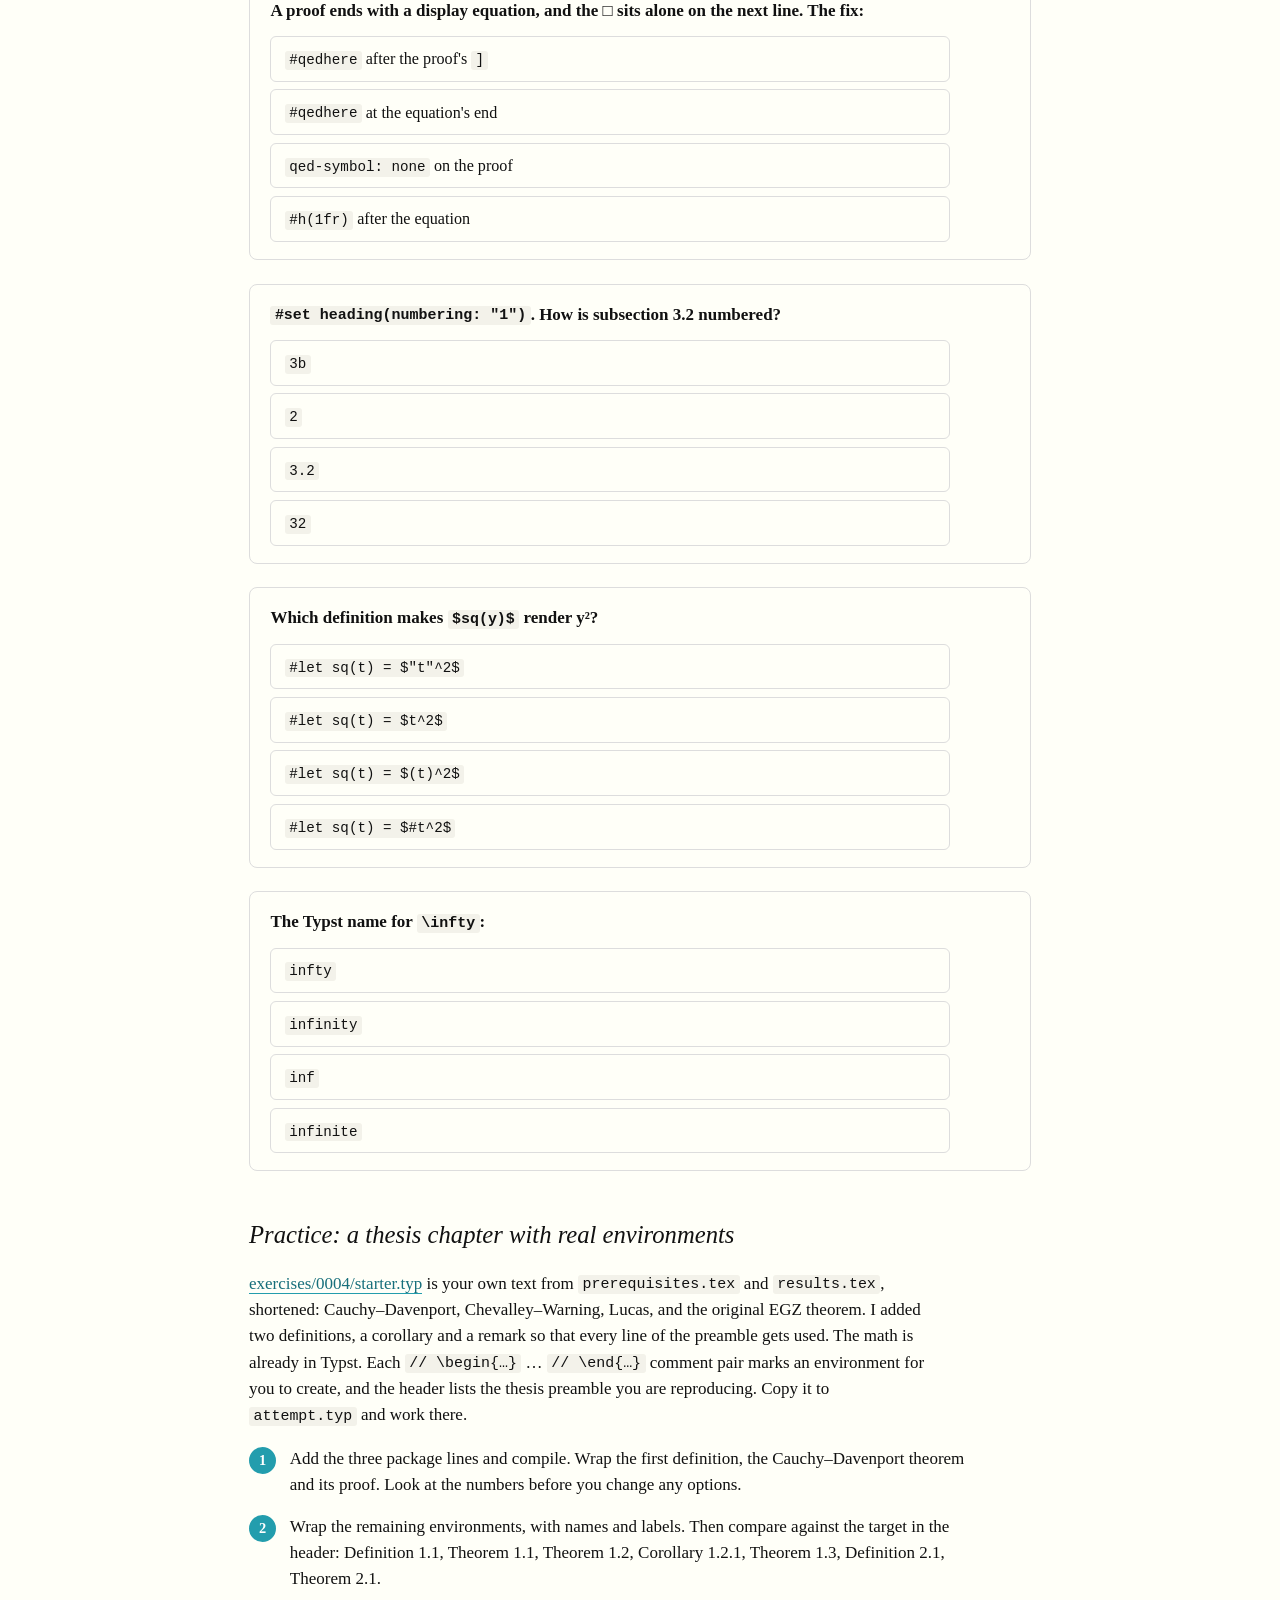
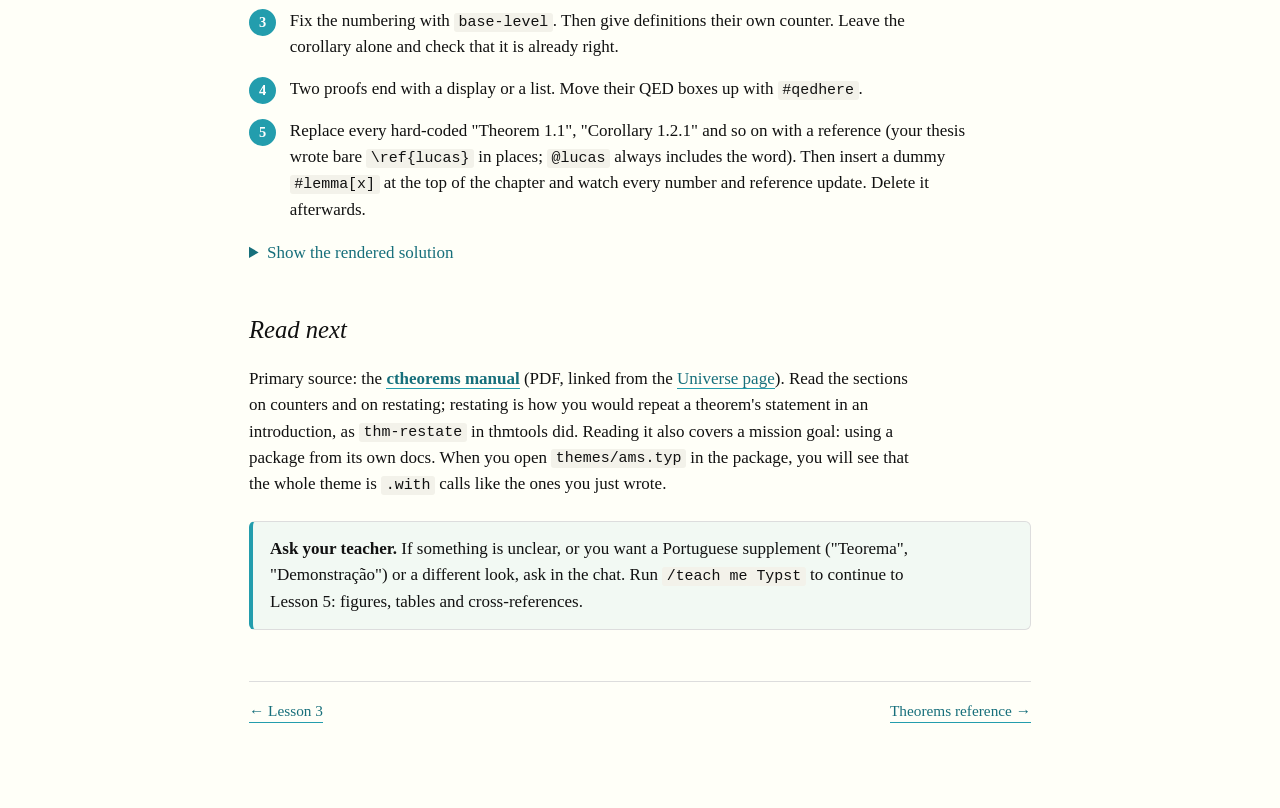
<file: lessons/0004-theorems.html>
<!doctype html>
<html lang="en"><head><meta charset="utf-8"><meta name="viewport" content="width=device-width,initial-scale=1">
<title>Lesson 4 · Theorems and proofs</title><link rel="stylesheet" href="../assets/course.css"></head>
<body><main>
<h1>Theorems and proofs</h1>
<p class="subtitle">Lesson 4 · your amsthm setup rebuilt with a Universe package, numbered by chapter, with QED and cross-references</p>
<div class="meta"><span>~35 minutes</span><span>Builds on <a href="0002-set-and-show-rules.html">Lesson 2</a> and <a href="0003-math-macros.html">Lesson 3</a></span><span>Reference: <a href="../reference/0004-theorems.html">Theorems &amp; proofs</a></span></div>

<p>Your thesis preamble (<code>main_ppgco_ufu.tex</code>) has the usual amsthm block: <code>\newtheorem{theorem}{Theorem}[chapter]</code>, lemmas and propositions sharing that counter, corollaries numbered under their theorem, definitions on their own counter per chapter, an unnumbered remark, and <code>proof</code> with a <code>\blacksquare</code>. Typst has no theorem environment built in. You get one from a package, and the package's AMS theme reproduces that block in about ten lines. By the end you will have your Chevalley–Warning and EGZ passages numbered exactly like the thesis.</p>

<h2>Loading a package</h2>
<pre><code>#import "@preview/ctheorems:2.0.0": *
#import thm-themes.ams: *
#show: thm-rules</code></pre>
<ul>
<li><strong>Line 1.</strong> <code>@preview</code> is the <a href="https://typst.app/universe/">Typst Universe</a> namespace. An import names a namespace, a package and a version, and the version is required (<a href="https://typst.app/docs/reference/scripting/#packages">scripting reference, Packages</a>). Typst downloads the package on the first compile and caches it (under <code>~/snap/typst/current/.cache/typst/packages</code> for your snap install), so there is no <code>tlmgr</code> step and later compiles work offline (<a href="https://github.com/typst/packages">typst/packages README</a>).</li>
<li><strong>Line 2.</strong> The package contains a module of ready-made environments in the amsthm styles. This imports <code>theorem</code>, <code>lemma</code>, <code>proposition</code>, <code>corollary</code>, <code>definition</code>, <code>example</code>, <code>remark</code>, <code>proof</code> and a few others (<a href="https://typst.app/universe/package/ctheorems">package page</a>).</li>
<li><strong>Line 3.</strong> A "show everything" rule, as in <a href="0002-set-and-show-rules.html">Lesson 2</a>. It sets up references and QED placement for the rest of the file, so it goes before the first theorem. The default QED symbol is Typst's <code>$qed$</code>, ∎, which matches your <code>\blacksquare</code>. For amsthm's default □, write <code>thm-rules.with(qed-symbol: $square$)</code>.</li>
</ul>
<p class="aside">Why ctheorems: it is one of the oldest and most used theorem packages, version 2.0.0 came out on 17 September 2026, and it ships an amsthm-style theme, so your thesis look needs no styling work. The alternatives, <a href="https://typst.app/universe/package/theorion">theorion</a> (coloured boxes, multilingual) and <a href="https://typst.app/universe/package/lemming">lemming</a>, are worth a look once this one feels routine.</p>

<h2>Writing environments</h2>
<table><tr><th>LaTeX</th><th>Typst</th></tr>
<tr><td class="latex"><code>\begin{lemma} … \end{lemma}</code></td><td class="typst"><code>#lemma[ … ]</code></td></tr>
<tr><td class="latex"><code>\begin{theorem}[Euler] …</code></td><td class="typst"><code>#theorem[Euler][ … ]</code></td></tr>
<tr><td class="latex"><code>\label{chev}</code></td><td class="typst"><code>#theorem[ … ] &lt;chev&gt;</code></td></tr>
<tr><td class="latex"><code>\cref{chev}</code></td><td class="typst"><code>@chev</code> → Theorem 1.2</td></tr>
</table>
<p>A name is a second content block <em>before</em> the body. With one block, that block is the body: <code>#theorem[Euler]</code> is a theorem whose statement is "Euler". Labels go after the closing bracket, as you did with equations in <a href="0001-three-modes.html">Lesson 1</a>. A reference prints the word and the number by itself, as cleveref did. There is no <code>Theorem~\ref</code>.</p>

<h2>Proofs</h2>
<pre><code>#proof[
  By @chev, $N >= 1$ and $p divides N$.
]

// QED on the equation's line, like \qedhere
#proof[
  $ N >= p >= 2. #qedhere $
]

// \begin{proof}[Proof of Theorem 1.2]
#proof[of @chev][ … ]</code></pre>
<p>The QED symbol is added at the end automatically. If the proof ends with a display equation or a list, the symbol lands on a line of its own; put <code>#qedhere</code> as the last thing inside that equation or list item.</p>

<h2>Numbering: why the default is 1.1.1</h2>
<figure><img src="img/0004-numbering.png" alt="Left, theme defaults: Definition 1.1, then in section 1.1 Theorem 1.1.1 and Corollary 1.1.1.1. Right, thesis settings: Definition 1.1, Theorem 1.1, Corollary 1.1.1."><figcaption>The same chapter with the theme's defaults (left) and your thesis settings (right). On the right, Definition 1.1 and Theorem 1.1 coexist because definitions have their own counter.</figcaption></figure>
<p>A theorem number is a <a href="../reference/0002-styling-rules.html">numbering pattern</a> applied to a list of values: the heading counter, then the theorem count. The theme's pattern is <code>"1.1"</code>. Recall the rule from reference 0002: one counting symbol per value, and when there are more values than symbols, the last symbol is repeated with its prefix.</p>
<p>By default the whole heading counter is used. In section 1.1 the values are (1, 1, 1), and <code>"1.1"</code> prints 1.1.1. The option <code>base-level: 1</code> keeps only the chapter, so the values become (1, 1) and you get Theorem 1.1. That is <code>[chapter]</code> in <code>\newtheorem</code>.</p>
<p><strong>Predict first, then open.</strong> Assume <code>#set heading(numbering: "1.1")</code> and the third theorem of section 2.1.</p>
<details><summary>Theme defaults</summary><p>Values (2, 1, 3) → <code>2.1.3</code>.</p></details>
<details><summary><code>base-level: 1</code></summary><p>Values (2, 3) → <code>2.3</code>.</p></details>
<details><summary><code>base-level: 1, numbering: "1"</code></summary><p>Values (2, 3), one symbol with an empty prefix, repeated → <code>23</code>. This is the heading trap from Lesson 2, back again.</p></details>
<details><summary><code>base-level: 1, numbering: "I.1"</code></summary><p>Values (2, 3) → <code>II.3</code>.</p></details>
<details><summary><code>base: none</code></summary><p>No prefix at all → <code>3</code>. This is the right choice for short notes without chapters. Without heading numbering you would otherwise get Theorem 0.1, because unnumbered headings are not counted.</p></details>

<h3>Counters: shared, separate, nested</h3>
<p>In the theme, <code>theorem</code>, <code>lemma</code>, <code>proposition</code> and <code>definition</code> all use one counter named <code>"Theorem"</code>, which is <code>\newtheorem{lemma}[theorem]{Lemma}</code>. Your thesis matches that for lemmas and propositions, but not for definitions. Three things to set:</p>
<ul>
<li><strong>Every environment on a shared counter needs the same <code>base-level</code>.</strong> When the prefix changes between two of them, the count restarts at 1. Redefine each one with <code>.with</code>, which you met in Lesson 2:
<pre><code>#let theorem = theorem.with(base-level: 1)
#let lemma = lemma.with(base-level: 1)
#let proposition = proposition.with(base-level: 1)</code></pre></li>
<li><strong>A separate counter is just a different name.</strong> <code>\newtheorem{definition}{Definition}[chapter]</code> counts on its own, so give it its own counter:
<pre><code>#let definition = definition.with(
  counter: "Definition",
  base-level: 1,
)</code></pre></li>
<li><strong>Corollaries need nothing.</strong> The theme's <code>corollary</code> is numbered under the last theorem (1.2.1), using the theorem counter as its <code>base</code>. That is exactly your <code>\newtheorem{corollary}{Corollary}[theorem]</code>.</li>
</ul>

<div class="callout"><p><strong>Review from Lesson 3: guess the English word.</strong> You reached for <code>prod</code> last time. Typst names are full words with dot modifiers, not TeX abbreviations: <code>product</code>, <code>infinity</code> (or <code>oo</code>), <code>union</code>, <code>inter</code>, <code>union.big</code>, <code>subset.eq</code>, <code>without</code>. Beware <code>inf</code>: it exists, but it is the infimum. The full table is in <a href="../reference/0003-math-and-macros.html">reference 0003</a>.</p></div>

<h2>Check yourself</h2>
<p>From memory. The last three questions revisit Lessons 2 and 3. <span class="quiz-score"></span></p>

<div class="quiz"><p class="q">With the AMS theme loaded, what does <code>#theorem[Fermat]</code> render?</p><ul>
<li><button data-correct>Theorem 1.1. <i>Fermat</i></button></li><li><button>Theorem 1.1 (Fermat).</button></li><li><button>Theorem (Fermat).</button></li><li><button>Error: missing body</button></li></ul>
<p class="explain">One block is always the body. The name is an extra block in front: <code>#theorem[Fermat][…]</code>.</p></div>

<div class="quiz"><p class="q">Heading numbering <code>"1.1"</code>, theme defaults, no <code>base-level</code>. The third theorem of section 2.1 is numbered:</p><ul>
<li><button data-correct><code>2.1.3</code></button></li><li><button><code>2.3.1</code></button></li><li><button><code>2.3</code></button></li><li><button><code>213</code></button></li></ul>
<p class="explain">The default base keeps all heading levels: values (2, 1, 3), and the pattern's last symbol repeats with its dot.</p></div>

<div class="quiz"><p class="q">The thesis setup has <code>base-level: 1</code> on <code>theorem</code> but you forgot it on <code>lemma</code>. In section 1.1, right after Theorem 1.2, the lemma prints:</p><ul>
<li><button data-correct>Lemma 1.1.1</button></li><li><button>Lemma 1.3</button></li><li><button>Lemma 1.2.1</button></li><li><button>Lemma 1.1.3</button></li></ul>
<p class="explain">They share a counter, but the lemma's prefix is (1, 1) while the theorem's was (1). A changed prefix restarts the count at 1.</p></div>

<div class="quiz"><p class="q">A proof ends with a display equation, and the □ sits alone on the next line. The fix:</p><ul>
<li><button data-correct><code>#qedhere</code> at the equation's end</button></li><li><button><code>#qedhere</code> after the proof's <code>]</code></button></li><li><button><code>qed-symbol: none</code> on the proof</button></li><li><button><code>#h(1fr)</code> after the equation</button></li></ul>
<p class="explain"><code>#qedhere</code> goes inside the last display equation or list item, and the automatic symbol is then skipped.</p></div>

<div class="quiz"><p class="q"><code>#set heading(numbering: "1")</code>. How is subsection 3.2 numbered?</p><ul>
<li><button data-correct><code>32</code></button></li><li><button><code>3.2</code></button></li><li><button><code>2</code></button></li><li><button><code>3b</code></button></li></ul>
<p class="explain">One counting symbol with an empty prefix. With two values, it is repeated with that empty prefix.</p></div>

<div class="quiz"><p class="q">Which definition makes <code>$sq(y)$</code> render y²?</p><ul>
<li><button data-correct><code>#let sq(t) = $#t^2$</code></button></li><li><button><code>#let sq(t) = $t^2$</code></button></li><li><button><code>#let sq(t) = $"t"^2$</code></button></li><li><button><code>#let sq(t) = $(t)^2$</code></button></li></ul>
<p class="explain">One letter is a letter. Without the hash, the body prints t² whatever you pass.</p></div>

<div class="quiz"><p class="q">The Typst name for <code>\infty</code>:</p><ul>
<li><button data-correct><code>infinity</code></button></li><li><button><code>inf</code></button></li><li><button><code>infty</code></button></li><li><button><code>infinite</code></button></li></ul>
<p class="explain">Guess the English word. <code>inf</code> exists but is the infimum operator, and the other two are unknown names. <code>oo</code> is a shorthand for ∞.</p></div>

<h2>Practice: a thesis chapter with real environments</h2>
<p><a href="../exercises/0004/starter.typ">exercises/0004/starter.typ</a> is your own text from <code>prerequisites.tex</code> and <code>results.tex</code>, shortened: Cauchy–Davenport, Chevalley–Warning, Lucas, and the original EGZ theorem. I added two definitions, a corollary and a remark so that every line of the preamble gets used. The math is already in Typst. Each <code>// \begin{…}</code> … <code>// \end{…}</code> comment pair marks an environment for you to create, and the header lists the thesis preamble you are reproducing. Copy it to <code>attempt.typ</code> and work there.</p>
<ol class="steps">
<li>Add the three package lines and compile. Wrap the first definition, the Cauchy–Davenport theorem and its proof. Look at the numbers before you change any options.</li>
<li>Wrap the remaining environments, with names and labels. Then compare against the target in the header: Definition 1.1, Theorem 1.1, Theorem 1.2, Corollary 1.2.1, Theorem 1.3, Definition 2.1, Theorem 2.1.</li>
<li>Fix the numbering with <code>base-level</code>. Then give definitions their own counter. Leave the corollary alone and check that it is already right.</li>
<li>Two proofs end with a display or a list. Move their QED boxes up with <code>#qedhere</code>.</li>
<li>Replace every hard-coded "Theorem 1.1", "Corollary 1.2.1" and so on with a reference (your thesis wrote bare <code>\ref{lucas}</code> in places; <code>@lucas</code> always includes the word). Then insert a dummy <code>#lemma[x]</code> at the top of the chapter and watch every number and reference update. Delete it afterwards.</li>
</ol>
<details><summary>Show the rendered solution</summary>
<figure><img src="../exercises/0004/solution.png" alt="Rendered solution of exercise 0004: chapter 1 with Definition 1.1, Theorem 1.1 (Cauchy–Davenport Lemma), Theorem 1.2 (Chevalley–Warning), Corollary 1.2.1, Theorem 1.3 (Lucas), a remark; chapter 2 with Definition 2.1 and Theorem 2.1 (Erdős–Ginzburg–Ziv); proofs end with black squares"><figcaption>Source: <a href="../exercises/0004/solution.typ">solution.typ</a>.</figcaption></figure>
</details>

<h2>Read next</h2>
<p>Primary source: the <a href="https://github.com/sahasatvik/typst-theorems/blob/main/manual.pdf"><strong>ctheorems manual</strong></a> (PDF, linked from the <a href="https://typst.app/universe/package/ctheorems">Universe page</a>). Read the sections on counters and on restating; restating is how you would repeat a theorem's statement in an introduction, as <code>thm-restate</code> in thmtools did. Reading it also covers a mission goal: using a package from its own docs. When you open <code>themes/ams.typ</code> in the package, you will see that the whole theme is <code>.with</code> calls like the ones you just wrote.</p>

<div class="callout"><p><strong>Ask your teacher.</strong> If something is unclear, or you want a Portuguese supplement ("Teorema", "Demonstração") or a different look, ask in the chat. Run <code>/teach me Typst</code> to continue to Lesson 5: figures, tables and cross-references.</p></div>

<nav class="course"><a href="0003-math-macros.html">← Lesson 3</a><a href="../reference/0004-theorems.html">Theorems reference →</a></nav>
</main><script src="../assets/quiz.js"></script></body></html>
</file>
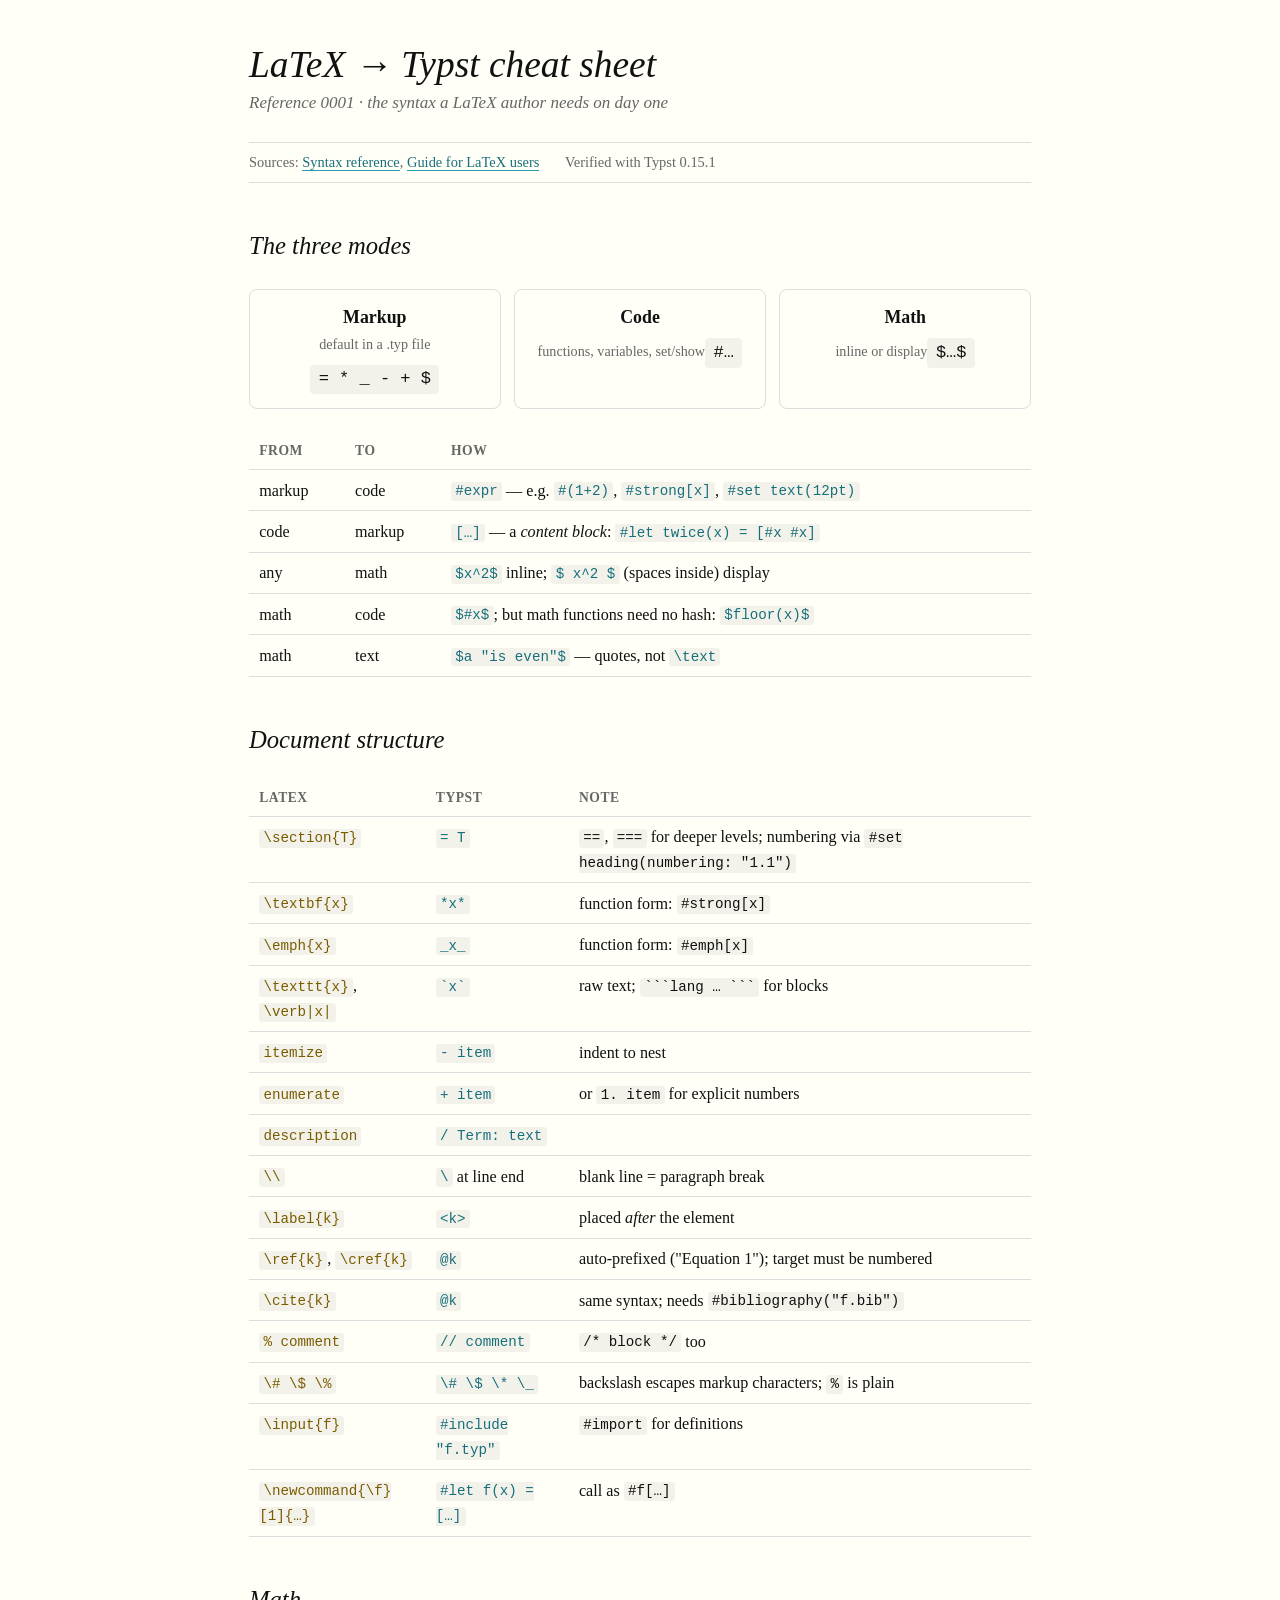
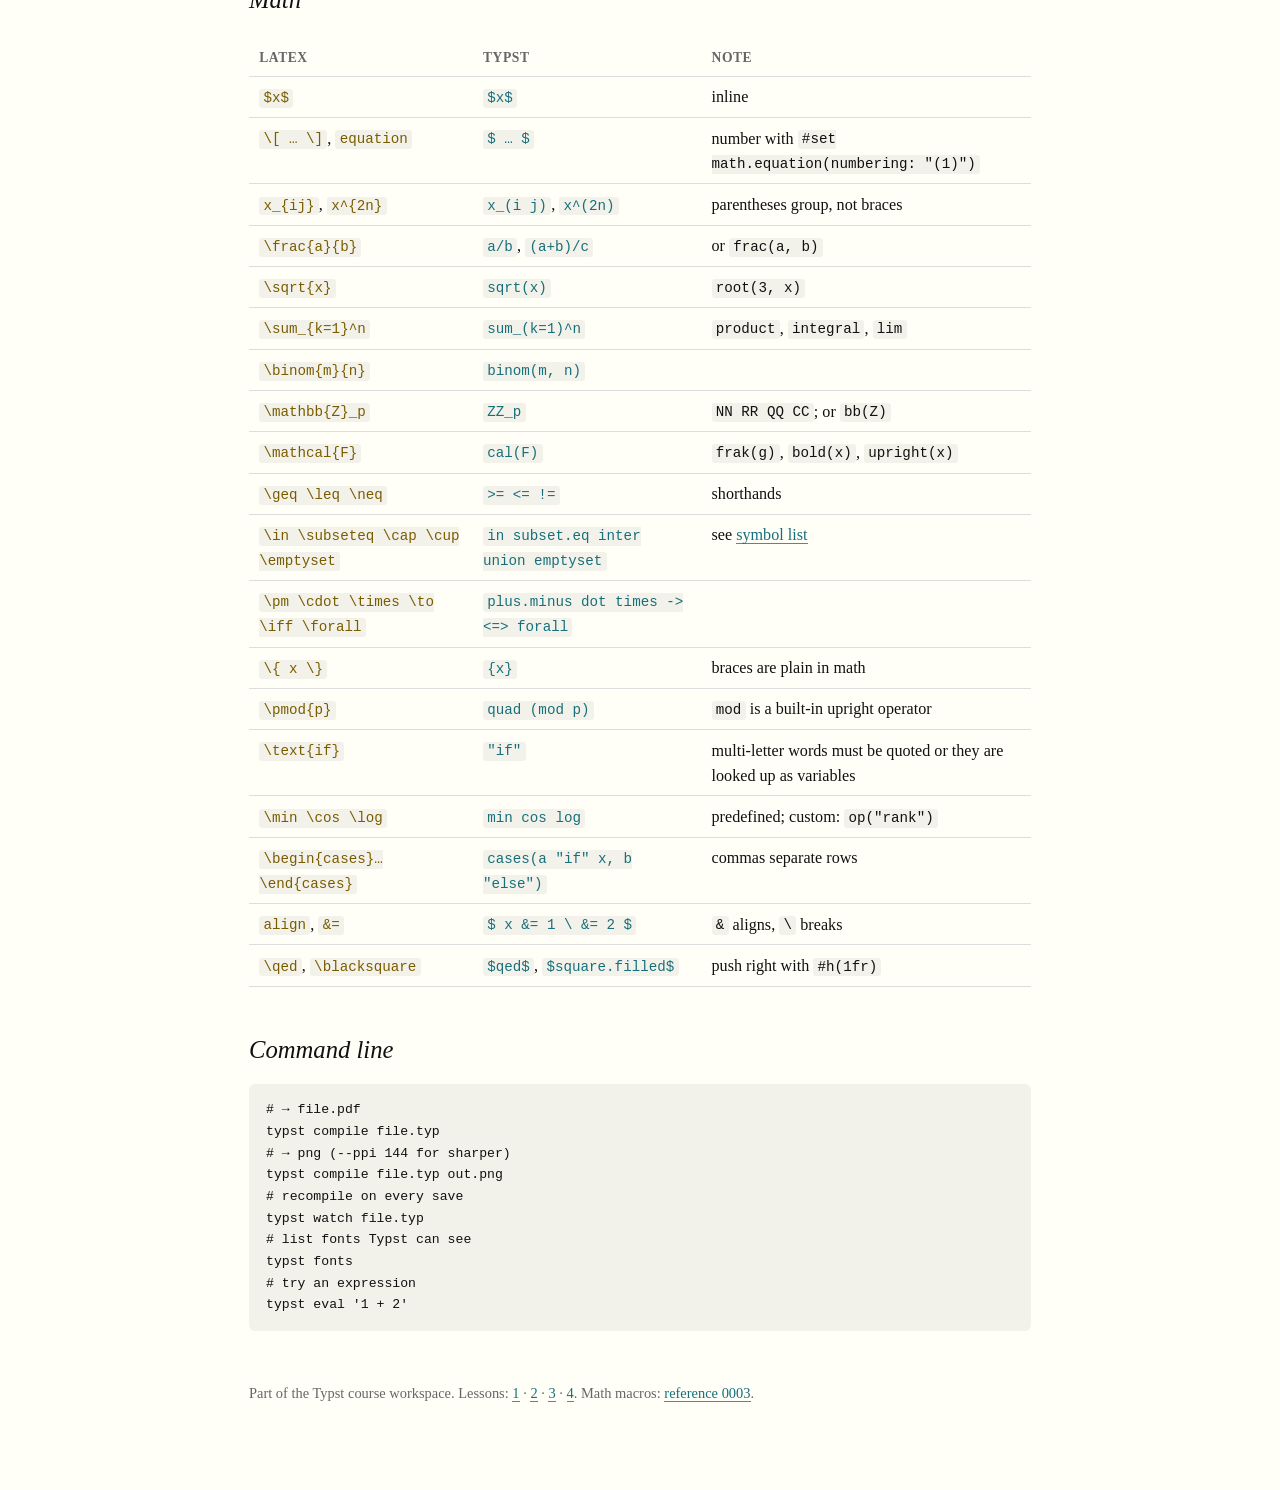
<file: reference/0001-latex-to-typst-cheatsheet.html>
<!doctype html>
<html lang="en"><head><meta charset="utf-8"><meta name="viewport" content="width=device-width,initial-scale=1">
<title>LaTeX → Typst cheat sheet</title><link rel="stylesheet" href="../assets/course.css"></head>
<body><main>
<h1>LaTeX → Typst cheat sheet</h1>
<p class="subtitle">Reference 0001 · the syntax a LaTeX author needs on day one</p>
<div class="meta"><span>Sources: <a href="https://typst.app/docs/reference/syntax/">Syntax reference</a>, <a href="https://typst.app/docs/guides/guide-for-latex-users/">Guide for LaTeX users</a></span><span>Verified with Typst 0.15.1</span></div>

<h2>The three modes</h2>
<div class="modes">
  <div><b>Markup</b><small>default in a .typ file</small><span class="key">= * _ - + $</span></div>
  <div><b>Code</b><small>functions, variables, set/show</small><span class="key">#…</span></div>
  <div><b>Math</b><small>inline or display</small><span class="key">$…$</span></div>
</div>
<table><tr><th>From</th><th>To</th><th>How</th></tr>
<tr><td>markup</td><td>code</td><td class="typst"><code>#expr</code> — e.g. <code>#(1+2)</code>, <code>#strong[x]</code>, <code>#set text(12pt)</code></td></tr>
<tr><td>code</td><td>markup</td><td class="typst"><code>[…]</code> — a <em>content block</em>: <code>#let twice(x) = [#x #x]</code></td></tr>
<tr><td>any</td><td>math</td><td class="typst"><code>$x^2$</code> inline; <code>$ x^2 $</code> (spaces inside) display</td></tr>
<tr><td>math</td><td>code</td><td class="typst"><code>$#x$</code>; but math functions need no hash: <code>$floor(x)$</code></td></tr>
<tr><td>math</td><td>text</td><td class="typst"><code>$a "is even"$</code> — quotes, not <code>\text</code></td></tr>
</table>

<h2>Document structure</h2>
<table><tr><th>LaTeX</th><th>Typst</th><th>Note</th></tr>
<tr><td class="latex"><code>\section{T}</code></td><td class="typst"><code>= T</code></td><td><code>==</code>, <code>===</code> for deeper levels; numbering via <code>#set heading(numbering: "1.1")</code></td></tr>
<tr><td class="latex"><code>\textbf{x}</code></td><td class="typst"><code>*x*</code></td><td>function form: <code>#strong[x]</code></td></tr>
<tr><td class="latex"><code>\emph{x}</code></td><td class="typst"><code>_x_</code></td><td>function form: <code>#emph[x]</code></td></tr>
<tr><td class="latex"><code>\texttt{x}</code>, <code>\verb|x|</code></td><td class="typst"><code>`x`</code></td><td>raw text; <code>```lang … ```</code> for blocks</td></tr>
<tr><td class="latex"><code>itemize</code></td><td class="typst"><code>- item</code></td><td>indent to nest</td></tr>
<tr><td class="latex"><code>enumerate</code></td><td class="typst"><code>+ item</code></td><td>or <code>1. item</code> for explicit numbers</td></tr>
<tr><td class="latex"><code>description</code></td><td class="typst"><code>/ Term: text</code></td><td></td></tr>
<tr><td class="latex"><code>\\</code></td><td class="typst"><code>\</code> at line end</td><td>blank line = paragraph break</td></tr>
<tr><td class="latex"><code>\label{k}</code></td><td class="typst"><code>&lt;k&gt;</code></td><td>placed <em>after</em> the element</td></tr>
<tr><td class="latex"><code>\ref{k}</code>, <code>\cref{k}</code></td><td class="typst"><code>@k</code></td><td>auto-prefixed ("Equation 1"); target must be numbered</td></tr>
<tr><td class="latex"><code>\cite{k}</code></td><td class="typst"><code>@k</code></td><td>same syntax; needs <code>#bibliography("f.bib")</code></td></tr>
<tr><td class="latex"><code>% comment</code></td><td class="typst"><code>// comment</code></td><td><code>/* block */</code> too</td></tr>
<tr><td class="latex"><code>\#  \$  \%</code></td><td class="typst"><code>\#  \$  \*  \_</code></td><td>backslash escapes markup characters; <code>%</code> is plain</td></tr>
<tr><td class="latex"><code>\input{f}</code></td><td class="typst"><code>#include "f.typ"</code></td><td><code>#import</code> for definitions</td></tr>
<tr><td class="latex"><code>\newcommand{\f}[1]{…}</code></td><td class="typst"><code>#let f(x) = […]</code></td><td>call as <code>#f[…]</code></td></tr>
</table>

<h2>Math</h2>
<table><tr><th>LaTeX</th><th>Typst</th><th>Note</th></tr>
<tr><td class="latex"><code>$x$</code></td><td class="typst"><code>$x$</code></td><td>inline</td></tr>
<tr><td class="latex"><code>\[ … \]</code>, <code>equation</code></td><td class="typst"><code>$ … $</code></td><td>number with <code>#set math.equation(numbering: "(1)")</code></td></tr>
<tr><td class="latex"><code>x_{ij}</code>, <code>x^{2n}</code></td><td class="typst"><code>x_(i j)</code>, <code>x^(2n)</code></td><td>parentheses group, not braces</td></tr>
<tr><td class="latex"><code>\frac{a}{b}</code></td><td class="typst"><code>a/b</code>, <code>(a+b)/c</code></td><td>or <code>frac(a, b)</code></td></tr>
<tr><td class="latex"><code>\sqrt{x}</code></td><td class="typst"><code>sqrt(x)</code></td><td><code>root(3, x)</code></td></tr>
<tr><td class="latex"><code>\sum_{k=1}^n</code></td><td class="typst"><code>sum_(k=1)^n</code></td><td><code>product</code>, <code>integral</code>, <code>lim</code></td></tr>
<tr><td class="latex"><code>\binom{m}{n}</code></td><td class="typst"><code>binom(m, n)</code></td><td></td></tr>
<tr><td class="latex"><code>\mathbb{Z}_p</code></td><td class="typst"><code>ZZ_p</code></td><td><code>NN RR QQ CC</code>; or <code>bb(Z)</code></td></tr>
<tr><td class="latex"><code>\mathcal{F}</code></td><td class="typst"><code>cal(F)</code></td><td><code>frak(g)</code>, <code>bold(x)</code>, <code>upright(x)</code></td></tr>
<tr><td class="latex"><code>\geq \leq \neq</code></td><td class="typst"><code>&gt;= &lt;= !=</code></td><td>shorthands</td></tr>
<tr><td class="latex"><code>\in \subseteq \cap \cup \emptyset</code></td><td class="typst"><code>in subset.eq inter union emptyset</code></td><td>see <a href="https://typst.app/docs/reference/symbols/sym/">symbol list</a></td></tr>
<tr><td class="latex"><code>\pm \cdot \times \to \iff \forall</code></td><td class="typst"><code>plus.minus dot times -&gt; &lt;=&gt; forall</code></td><td></td></tr>
<tr><td class="latex"><code>\{ x \}</code></td><td class="typst"><code>{x}</code></td><td>braces are plain in math</td></tr>
<tr><td class="latex"><code>\pmod{p}</code></td><td class="typst"><code>quad (mod p)</code></td><td><code>mod</code> is a built-in upright operator</td></tr>
<tr><td class="latex"><code>\text{if}</code></td><td class="typst"><code>"if"</code></td><td>multi-letter words must be quoted or they are looked up as variables</td></tr>
<tr><td class="latex"><code>\min \cos \log</code></td><td class="typst"><code>min cos log</code></td><td>predefined; custom: <code>op("rank")</code></td></tr>
<tr><td class="latex"><code>\begin{cases}…\end{cases}</code></td><td class="typst"><code>cases(a "if" x, b "else")</code></td><td>commas separate rows</td></tr>
<tr><td class="latex"><code>align</code>, <code>&amp;=</code></td><td class="typst"><code>$ x &amp;= 1 \ &amp;= 2 $</code></td><td><code>&amp;</code> aligns, <code>\</code> breaks</td></tr>
<tr><td class="latex"><code>\qed</code>, <code>\blacksquare</code></td><td class="typst"><code>$qed$</code>, <code>$square.filled$</code></td><td>push right with <code>#h(1fr)</code></td></tr>
</table>

<h2>Command line</h2>
<pre><code># → file.pdf
typst compile file.typ
# → png (--ppi 144 for sharper)
typst compile file.typ out.png
# recompile on every save
typst watch file.typ
# list fonts Typst can see
typst fonts
# try an expression
typst eval '1 + 2'</code></pre>
<footer>Part of the Typst course workspace. Lessons: <a href="../lessons/0001-three-modes.html">1</a> · <a href="../lessons/0002-set-and-show-rules.html">2</a> · <a href="../lessons/0003-math-macros.html">3</a> · <a href="../lessons/0004-theorems.html">4</a>. Math macros: <a href="0003-math-and-macros.html">reference 0003</a>.</footer>
</main></body></html>
</file>
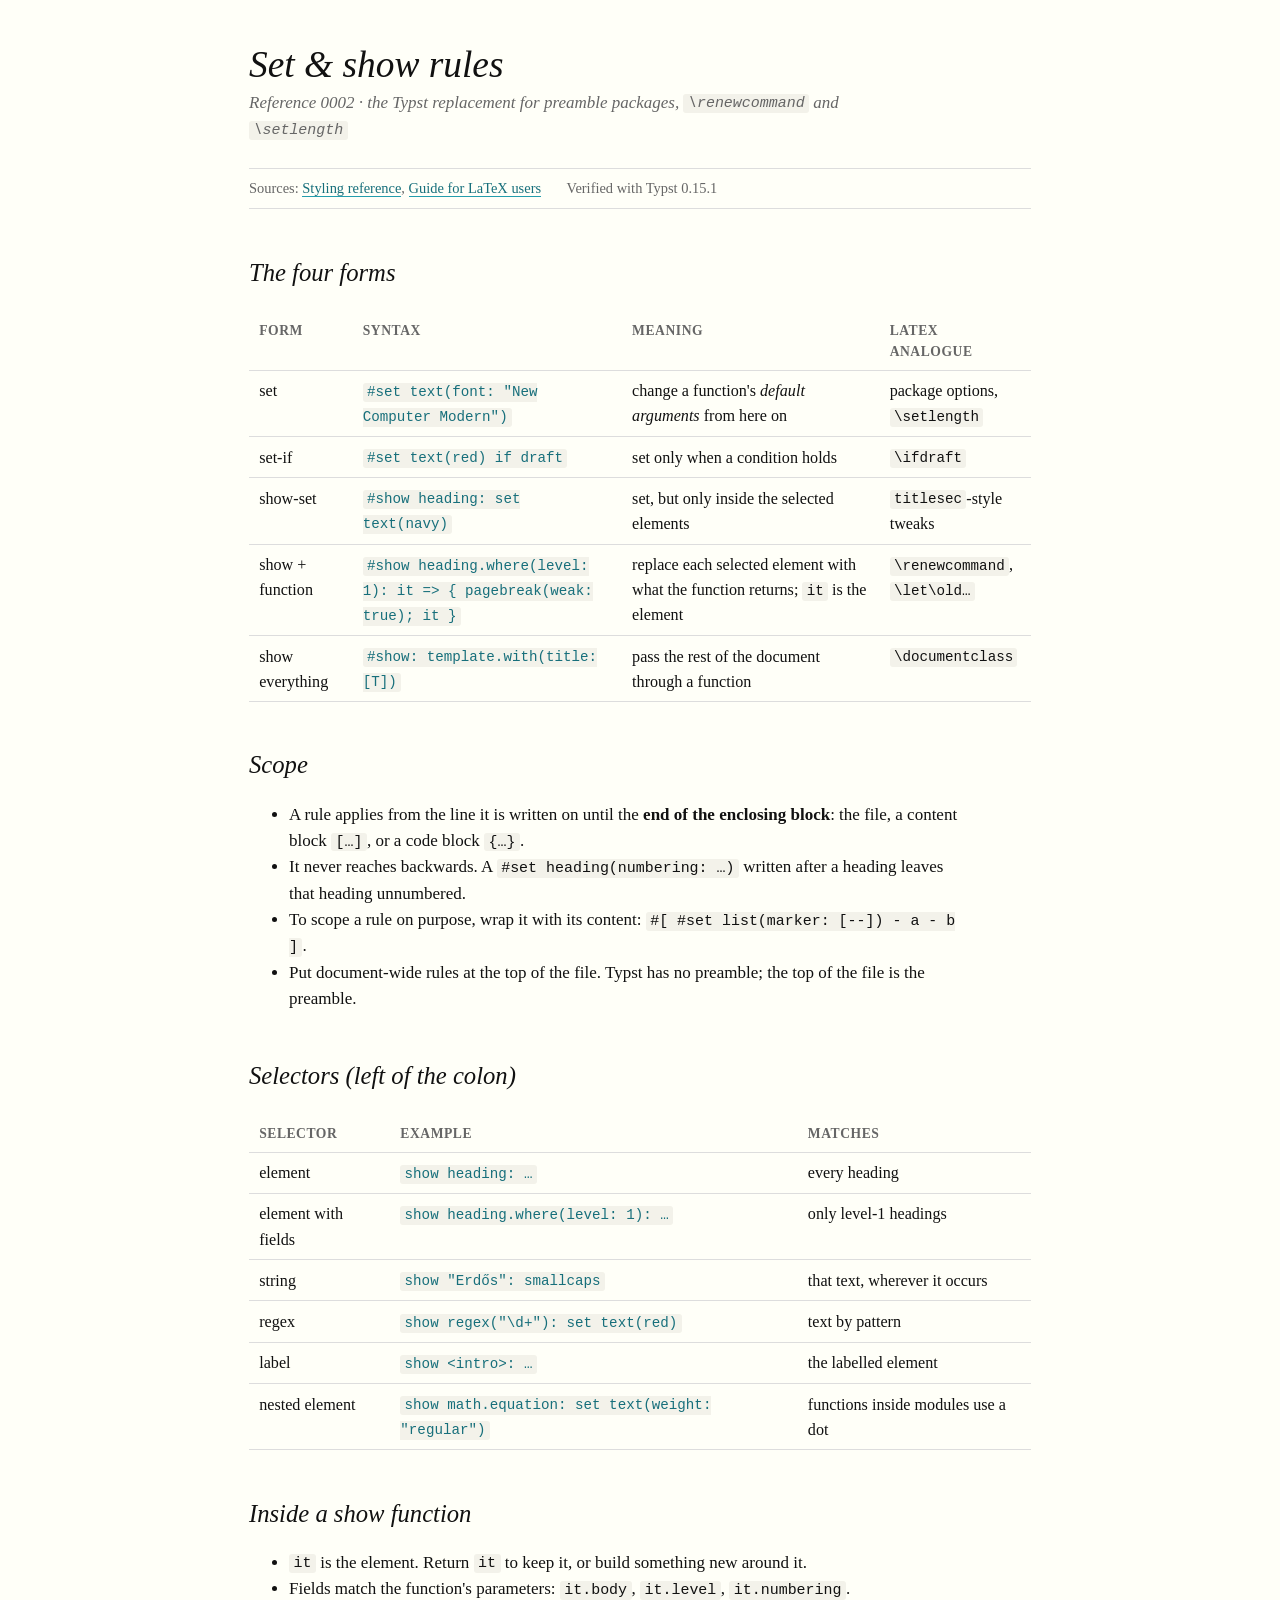
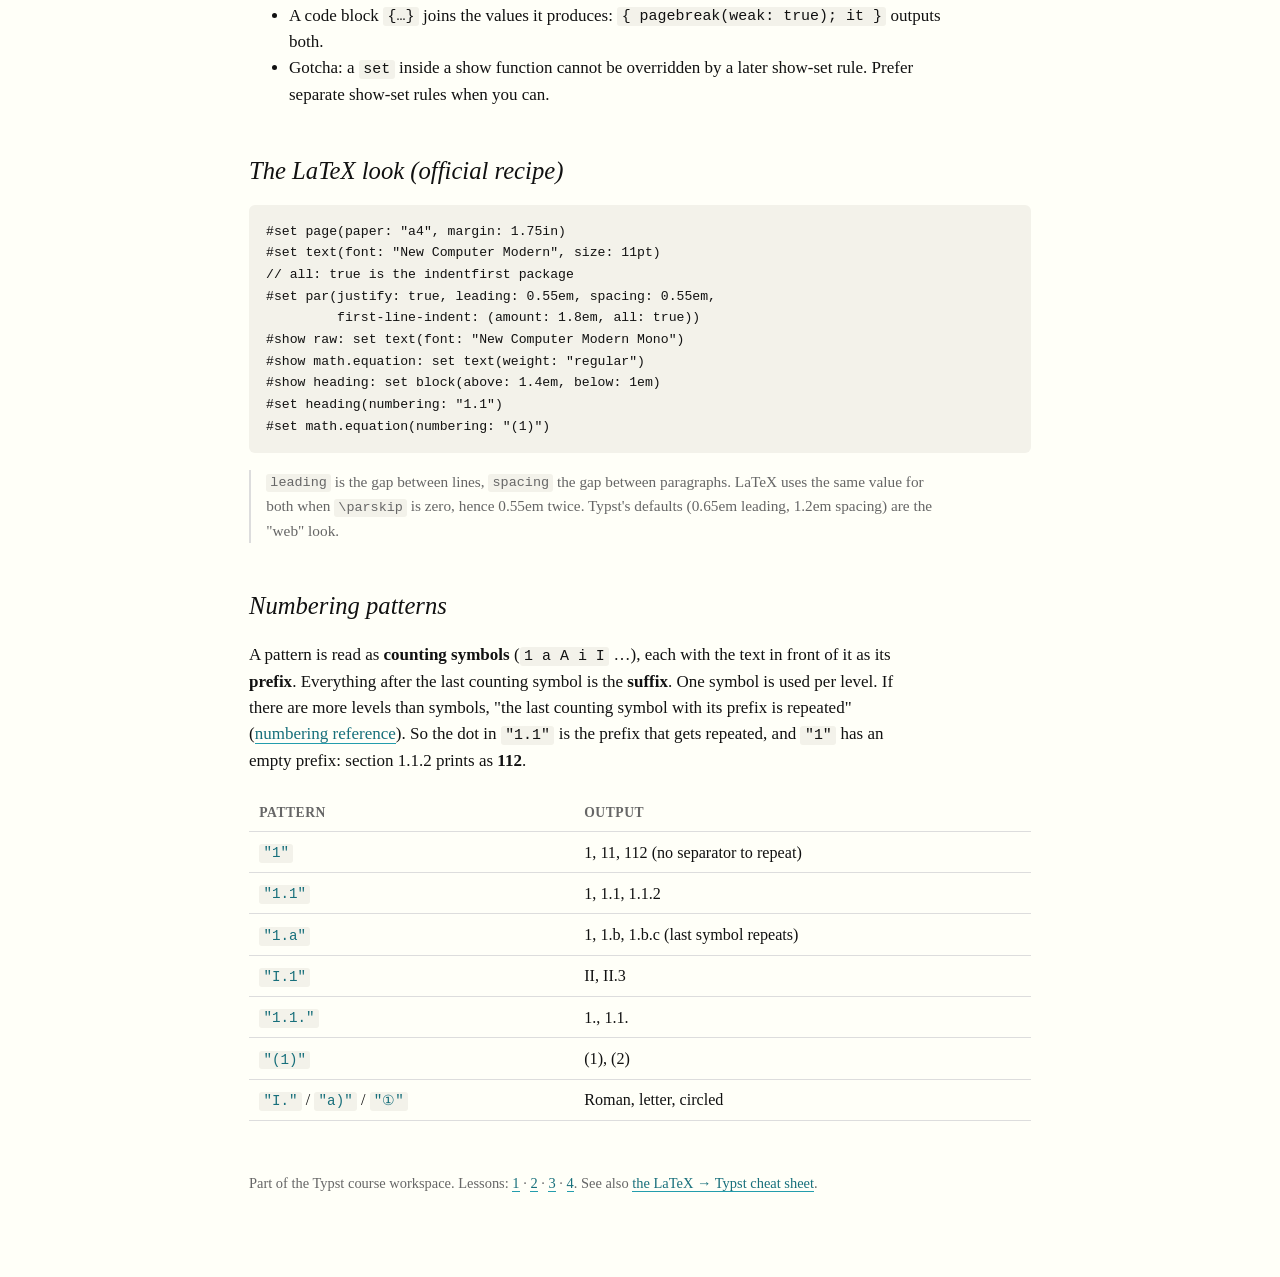
<file: reference/0002-styling-rules.html>
<!doctype html>
<html lang="en"><head><meta charset="utf-8"><meta name="viewport" content="width=device-width,initial-scale=1">
<title>Set & show rules</title><link rel="stylesheet" href="../assets/course.css"></head>
<body><main>
<h1>Set &amp; show rules</h1>
<p class="subtitle">Reference 0002 · the Typst replacement for preamble packages, <code>\renewcommand</code> and <code>\setlength</code></p>
<div class="meta"><span>Sources: <a href="https://typst.app/docs/reference/styling/">Styling reference</a>, <a href="https://typst.app/docs/guides/guide-for-latex-users/#latex-look">Guide for LaTeX users</a></span><span>Verified with Typst 0.15.1</span></div>

<h2>The four forms</h2>
<table><tr><th>Form</th><th>Syntax</th><th>Meaning</th><th>LaTeX analogue</th></tr>
<tr><td>set</td><td class="typst"><code>#set text(font: "New Computer Modern")</code></td><td>change a function's <em>default arguments</em> from here on</td><td>package options, <code>\setlength</code></td></tr>
<tr><td>set-if</td><td class="typst"><code>#set text(red) if draft</code></td><td>set only when a condition holds</td><td><code>\ifdraft</code></td></tr>
<tr><td>show-set</td><td class="typst"><code>#show heading: set text(navy)</code></td><td>set, but only inside the selected elements</td><td><code>titlesec</code>-style tweaks</td></tr>
<tr><td>show + function</td><td class="typst"><code>#show heading.where(level: 1): it =&gt; { pagebreak(weak: true); it }</code></td><td>replace each selected element with what the function returns; <code>it</code> is the element</td><td><code>\renewcommand</code>, <code>\let\old…</code></td></tr>
<tr><td>show everything</td><td class="typst"><code>#show: template.with(title: [T])</code></td><td>pass the rest of the document through a function</td><td><code>\documentclass</code></td></tr>
</table>

<h2>Scope</h2>
<ul>
<li>A rule applies from the line it is written on until the <strong>end of the enclosing block</strong>: the file, a content block <code>[…]</code>, or a code block <code>{…}</code>.</li>
<li>It never reaches backwards. A <code>#set heading(numbering: …)</code> written after a heading leaves that heading unnumbered.</li>
<li>To scope a rule on purpose, wrap it with its content: <code>#[ #set list(marker: [--]) - a - b ]</code>.</li>
<li>Put document-wide rules at the top of the file. Typst has no preamble; the top of the file is the preamble.</li>
</ul>

<h2>Selectors (left of the colon)</h2>
<table><tr><th>Selector</th><th>Example</th><th>Matches</th></tr>
<tr><td>element</td><td class="typst"><code>show heading: …</code></td><td>every heading</td></tr>
<tr><td>element with fields</td><td class="typst"><code>show heading.where(level: 1): …</code></td><td>only level-1 headings</td></tr>
<tr><td>string</td><td class="typst"><code>show "Erdős": smallcaps</code></td><td>that text, wherever it occurs</td></tr>
<tr><td>regex</td><td class="typst"><code>show regex("\d+"): set text(red)</code></td><td>text by pattern</td></tr>
<tr><td>label</td><td class="typst"><code>show &lt;intro&gt;: …</code></td><td>the labelled element</td></tr>
<tr><td>nested element</td><td class="typst"><code>show math.equation: set text(weight: "regular")</code></td><td>functions inside modules use a dot</td></tr>
</table>

<h2>Inside a show function</h2>
<ul>
<li><code>it</code> is the element. Return <code>it</code> to keep it, or build something new around it.</li>
<li>Fields match the function's parameters: <code>it.body</code>, <code>it.level</code>, <code>it.numbering</code>.</li>
<li>A code block <code>{…}</code> joins the values it produces: <code>{ pagebreak(weak: true); it }</code> outputs both.</li>
<li>Gotcha: a <code>set</code> inside a show function cannot be overridden by a later show-set rule. Prefer separate show-set rules when you can.</li>
</ul>

<h2>The LaTeX look (official recipe)</h2>
<pre><code>#set page(paper: "a4", margin: 1.75in)
#set text(font: "New Computer Modern", size: 11pt)
// all: true is the indentfirst package
#set par(justify: true, leading: 0.55em, spacing: 0.55em,
         first-line-indent: (amount: 1.8em, all: true))
#show raw: set text(font: "New Computer Modern Mono")
#show math.equation: set text(weight: "regular")
#show heading: set block(above: 1.4em, below: 1em)
#set heading(numbering: "1.1")
#set math.equation(numbering: "(1)")</code></pre>
<p class="aside"><code>leading</code> is the gap between lines, <code>spacing</code> the gap between paragraphs. LaTeX uses the same value for both when <code>\parskip</code> is zero, hence 0.55em twice. Typst's defaults (0.65em leading, 1.2em spacing) are the "web" look.</p>

<h2>Numbering patterns</h2>
<p>A pattern is read as <strong>counting symbols</strong> (<code>1 a A i I</code> …), each with the text in front of it as its <strong>prefix</strong>. Everything after the last counting symbol is the <strong>suffix</strong>. One symbol is used per level. If there are more levels than symbols, "the last counting symbol with its prefix is repeated" (<a href="https://typst.app/docs/reference/model/numbering/">numbering reference</a>). So the dot in <code>"1.1"</code> is the prefix that gets repeated, and <code>"1"</code> has an empty prefix: section 1.1.2 prints as <strong>112</strong>.</p>
<table><tr><th>Pattern</th><th>Output</th></tr>
<tr><td class="typst"><code>"1"</code></td><td>1, 11, 112 (no separator to repeat)</td></tr>
<tr><td class="typst"><code>"1.1"</code></td><td>1, 1.1, 1.1.2</td></tr>
<tr><td class="typst"><code>"1.a"</code></td><td>1, 1.b, 1.b.c (last symbol repeats)</td></tr>
<tr><td class="typst"><code>"I.1"</code></td><td>II, II.3</td></tr>
<tr><td class="typst"><code>"1.1."</code></td><td>1., 1.1.</td></tr>
<tr><td class="typst"><code>"(1)"</code></td><td>(1), (2)</td></tr>
<tr><td class="typst"><code>"I."</code> / <code>"a)"</code> / <code>"①"</code></td><td>Roman, letter, circled</td></tr>
</table>
<footer>Part of the Typst course workspace. Lessons: <a href="../lessons/0001-three-modes.html">1</a> · <a href="../lessons/0002-set-and-show-rules.html">2</a> · <a href="../lessons/0003-math-macros.html">3</a> · <a href="../lessons/0004-theorems.html">4</a>. See also <a href="0001-latex-to-typst-cheatsheet.html">the LaTeX → Typst cheat sheet</a>.</footer>
</main></body></html>
</file>
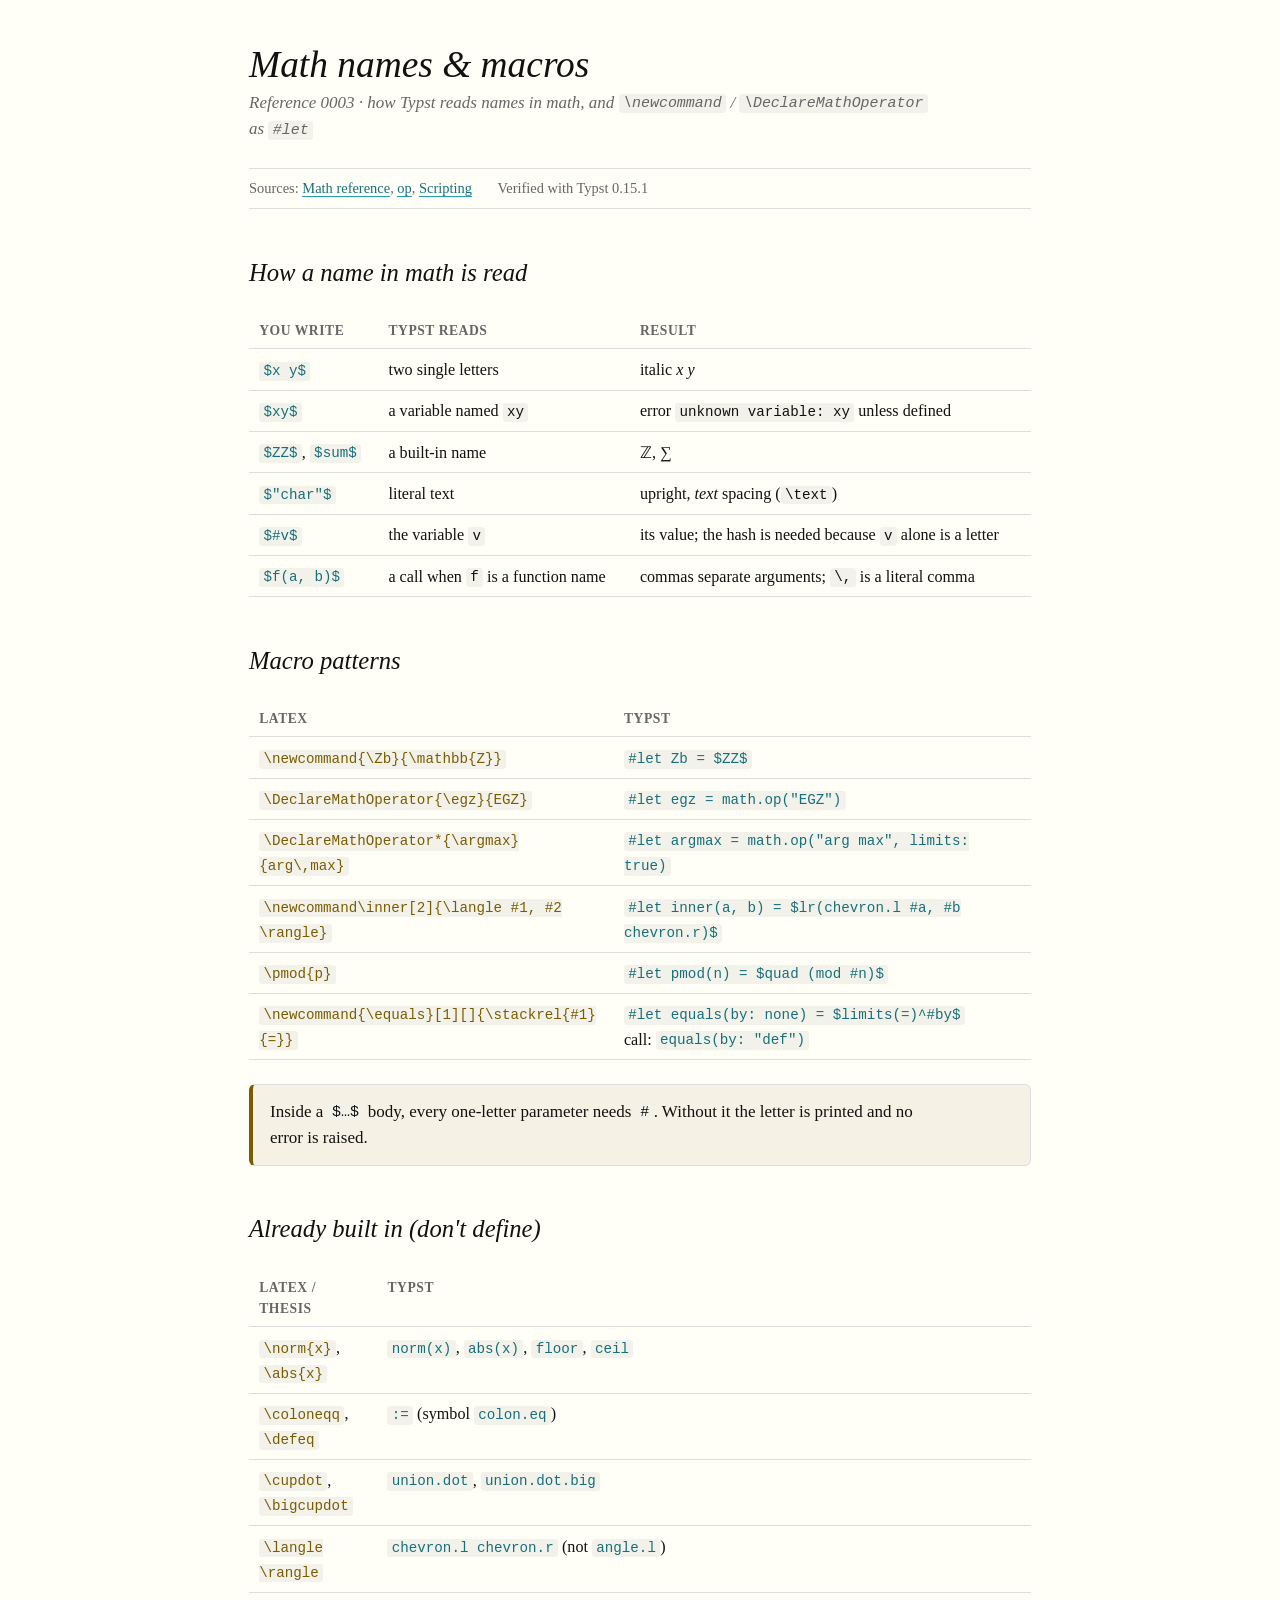
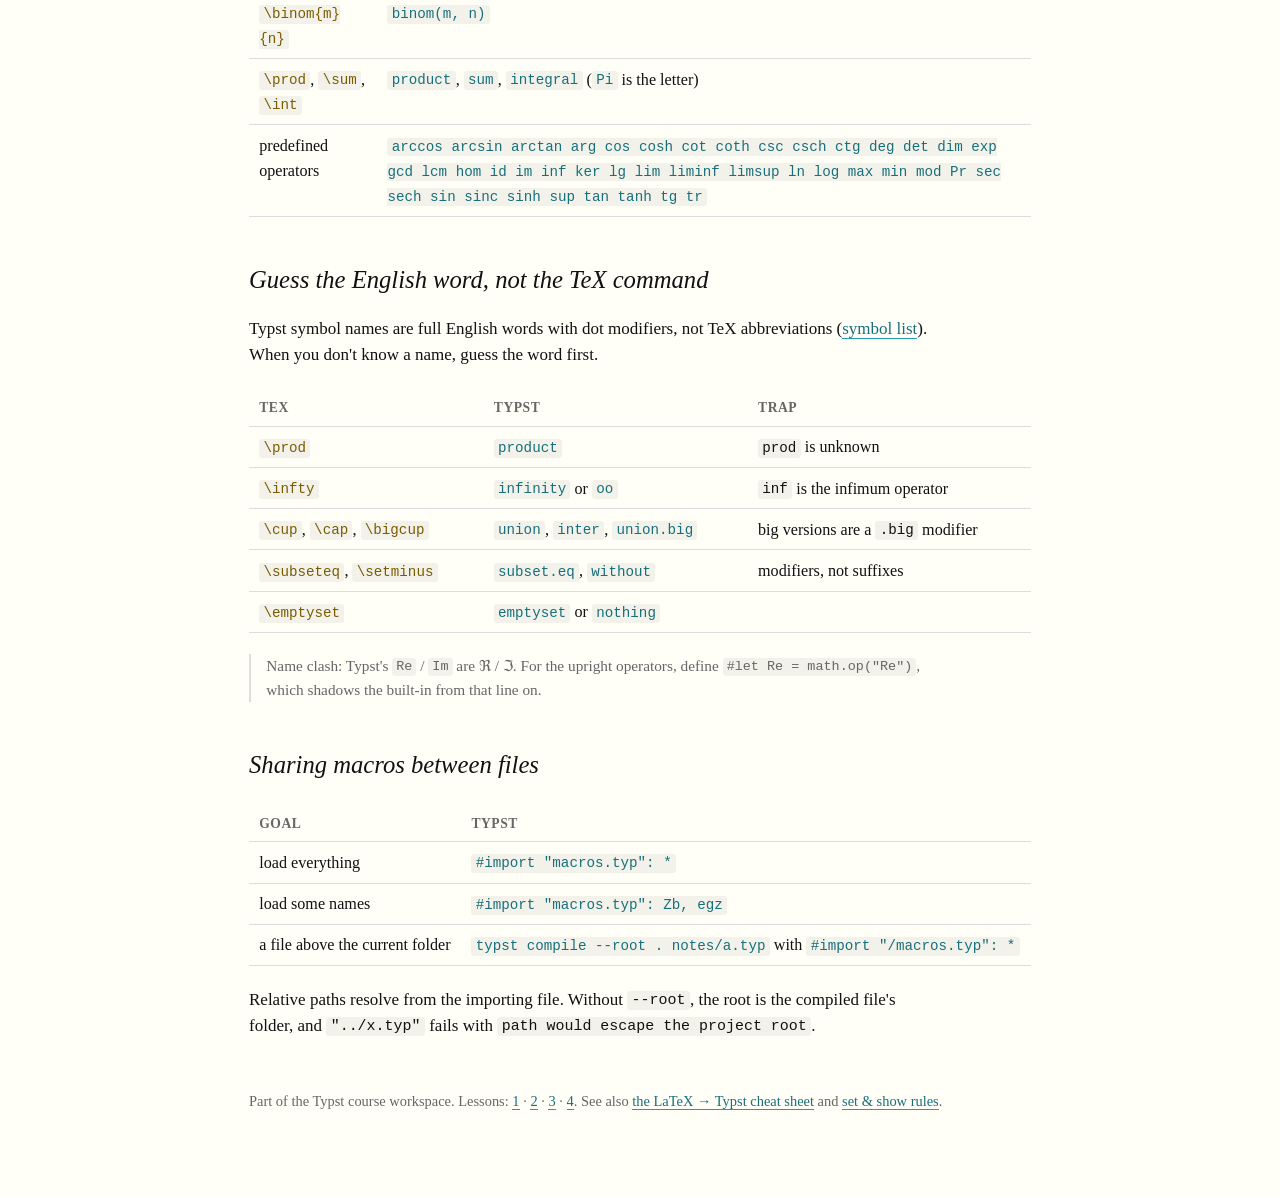
<file: reference/0003-math-and-macros.html>
<!doctype html>
<html lang="en"><head><meta charset="utf-8"><meta name="viewport" content="width=device-width,initial-scale=1">
<title>Math names & macros</title><link rel="stylesheet" href="../assets/course.css"></head>
<body><main>
<h1>Math names &amp; macros</h1>
<p class="subtitle">Reference 0003 · how Typst reads names in math, and <code>\newcommand</code> / <code>\DeclareMathOperator</code> as <code>#let</code></p>
<div class="meta"><span>Sources: <a href="https://typst.app/docs/reference/math/">Math reference</a>, <a href="https://typst.app/docs/reference/math/op/">op</a>, <a href="https://typst.app/docs/reference/scripting/">Scripting</a></span><span>Verified with Typst 0.15.1</span></div>

<h2>How a name in math is read</h2>
<table><tr><th>You write</th><th>Typst reads</th><th>Result</th></tr>
<tr><td class="typst"><code>$x y$</code></td><td>two single letters</td><td>italic <i>x y</i></td></tr>
<tr><td class="typst"><code>$xy$</code></td><td>a variable named <code>xy</code></td><td>error <code>unknown variable: xy</code> unless defined</td></tr>
<tr><td class="typst"><code>$ZZ$</code>, <code>$sum$</code></td><td>a built-in name</td><td>ℤ, ∑</td></tr>
<tr><td class="typst"><code>$"char"$</code></td><td>literal text</td><td>upright, <em>text</em> spacing (<code>\text</code>)</td></tr>
<tr><td class="typst"><code>$#v$</code></td><td>the variable <code>v</code></td><td>its value; the hash is needed because <code>v</code> alone is a letter</td></tr>
<tr><td class="typst"><code>$f(a, b)$</code></td><td>a call when <code>f</code> is a function name</td><td>commas separate arguments; <code>\,</code> is a literal comma</td></tr>
</table>

<h2>Macro patterns</h2>
<table><tr><th>LaTeX</th><th>Typst</th></tr>
<tr><td class="latex"><code>\newcommand{\Zb}{\mathbb{Z}}</code></td><td class="typst"><code>#let Zb = $ZZ$</code></td></tr>
<tr><td class="latex"><code>\DeclareMathOperator{\egz}{EGZ}</code></td><td class="typst"><code>#let egz = math.op("EGZ")</code></td></tr>
<tr><td class="latex"><code>\DeclareMathOperator*{\argmax}{arg\,max}</code></td><td class="typst"><code>#let argmax = math.op("arg max", limits: true)</code></td></tr>
<tr><td class="latex"><code>\newcommand\inner[2]{\langle #1, #2 \rangle}</code></td><td class="typst"><code>#let inner(a, b) = $lr(chevron.l #a, #b chevron.r)$</code></td></tr>
<tr><td class="latex"><code>\pmod{p}</code></td><td class="typst"><code>#let pmod(n) = $quad (mod #n)$</code></td></tr>
<tr><td class="latex"><code>\newcommand{\equals}[1][]{\stackrel{#1}{=}}</code></td><td class="typst"><code>#let equals(by: none) = $limits(=)^#by$</code><br>call: <code>equals(by: "def")</code></td></tr>
</table>
<div class="callout warn"><p>Inside a <code>$…$</code> body, every one-letter parameter needs <code>#</code>. Without it the letter is printed and no error is raised.</p></div>

<h2>Already built in (don't define)</h2>
<table><tr><th>LaTeX / thesis</th><th>Typst</th></tr>
<tr><td class="latex"><code>\norm{x}</code>, <code>\abs{x}</code></td><td class="typst"><code>norm(x)</code>, <code>abs(x)</code>, <code>floor</code>, <code>ceil</code></td></tr>
<tr><td class="latex"><code>\coloneqq</code>, <code>\defeq</code></td><td class="typst"><code>:=</code> (symbol <code>colon.eq</code>)</td></tr>
<tr><td class="latex"><code>\cupdot</code>, <code>\bigcupdot</code></td><td class="typst"><code>union.dot</code>, <code>union.dot.big</code></td></tr>
<tr><td class="latex"><code>\langle \rangle</code></td><td class="typst"><code>chevron.l chevron.r</code> (not <code>angle.l</code>)</td></tr>
<tr><td class="latex"><code>\binom{m}{n}</code></td><td class="typst"><code>binom(m, n)</code></td></tr>
<tr><td class="latex"><code>\prod</code>, <code>\sum</code>, <code>\int</code></td><td class="typst"><code>product</code>, <code>sum</code>, <code>integral</code> (<code>Pi</code> is the letter)</td></tr>
<tr><td>predefined operators</td><td class="typst"><code>arccos arcsin arctan arg cos cosh cot coth csc csch ctg deg det dim exp gcd lcm hom id im inf ker lg lim liminf limsup ln log max min mod Pr sec sech sin sinc sinh sup tan tanh tg tr</code></td></tr>
</table>
<h2>Guess the English word, not the TeX command</h2>
<p>Typst symbol names are full English words with dot modifiers, not TeX abbreviations (<a href="https://typst.app/docs/reference/symbols/sym/">symbol list</a>). When you don't know a name, guess the word first.</p>
<table><tr><th>TeX</th><th>Typst</th><th>Trap</th></tr>
<tr><td class="latex"><code>\prod</code></td><td class="typst"><code>product</code></td><td><code>prod</code> is unknown</td></tr>
<tr><td class="latex"><code>\infty</code></td><td class="typst"><code>infinity</code> or <code>oo</code></td><td><code>inf</code> is the infimum operator</td></tr>
<tr><td class="latex"><code>\cup</code>, <code>\cap</code>, <code>\bigcup</code></td><td class="typst"><code>union</code>, <code>inter</code>, <code>union.big</code></td><td>big versions are a <code>.big</code> modifier</td></tr>
<tr><td class="latex"><code>\subseteq</code>, <code>\setminus</code></td><td class="typst"><code>subset.eq</code>, <code>without</code></td><td>modifiers, not suffixes</td></tr>
<tr><td class="latex"><code>\emptyset</code></td><td class="typst"><code>emptyset</code> or <code>nothing</code></td><td></td></tr>
</table>
<p class="aside">Name clash: Typst's <code>Re</code> / <code>Im</code> are ℜ / ℑ. For the upright operators, define <code>#let Re = math.op("Re")</code>, which shadows the built-in from that line on.</p>

<h2>Sharing macros between files</h2>
<table><tr><th>Goal</th><th>Typst</th></tr>
<tr><td>load everything</td><td class="typst"><code>#import "macros.typ": *</code></td></tr>
<tr><td>load some names</td><td class="typst"><code>#import "macros.typ": Zb, egz</code></td></tr>
<tr><td>a file above the current folder</td><td class="typst"><code>typst compile --root . notes/a.typ</code> with <code>#import "/macros.typ": *</code></td></tr>
</table>
<p>Relative paths resolve from the importing file. Without <code>--root</code>, the root is the compiled file's folder, and <code>"../x.typ"</code> fails with <code>path would escape the project root</code>.</p>

<footer>Part of the Typst course workspace. Lessons: <a href="../lessons/0001-three-modes.html">1</a> · <a href="../lessons/0002-set-and-show-rules.html">2</a> · <a href="../lessons/0003-math-macros.html">3</a> · <a href="../lessons/0004-theorems.html">4</a>. See also <a href="0001-latex-to-typst-cheatsheet.html">the LaTeX → Typst cheat sheet</a> and <a href="0002-styling-rules.html">set &amp; show rules</a>.</footer>
</main></body></html>
</file>
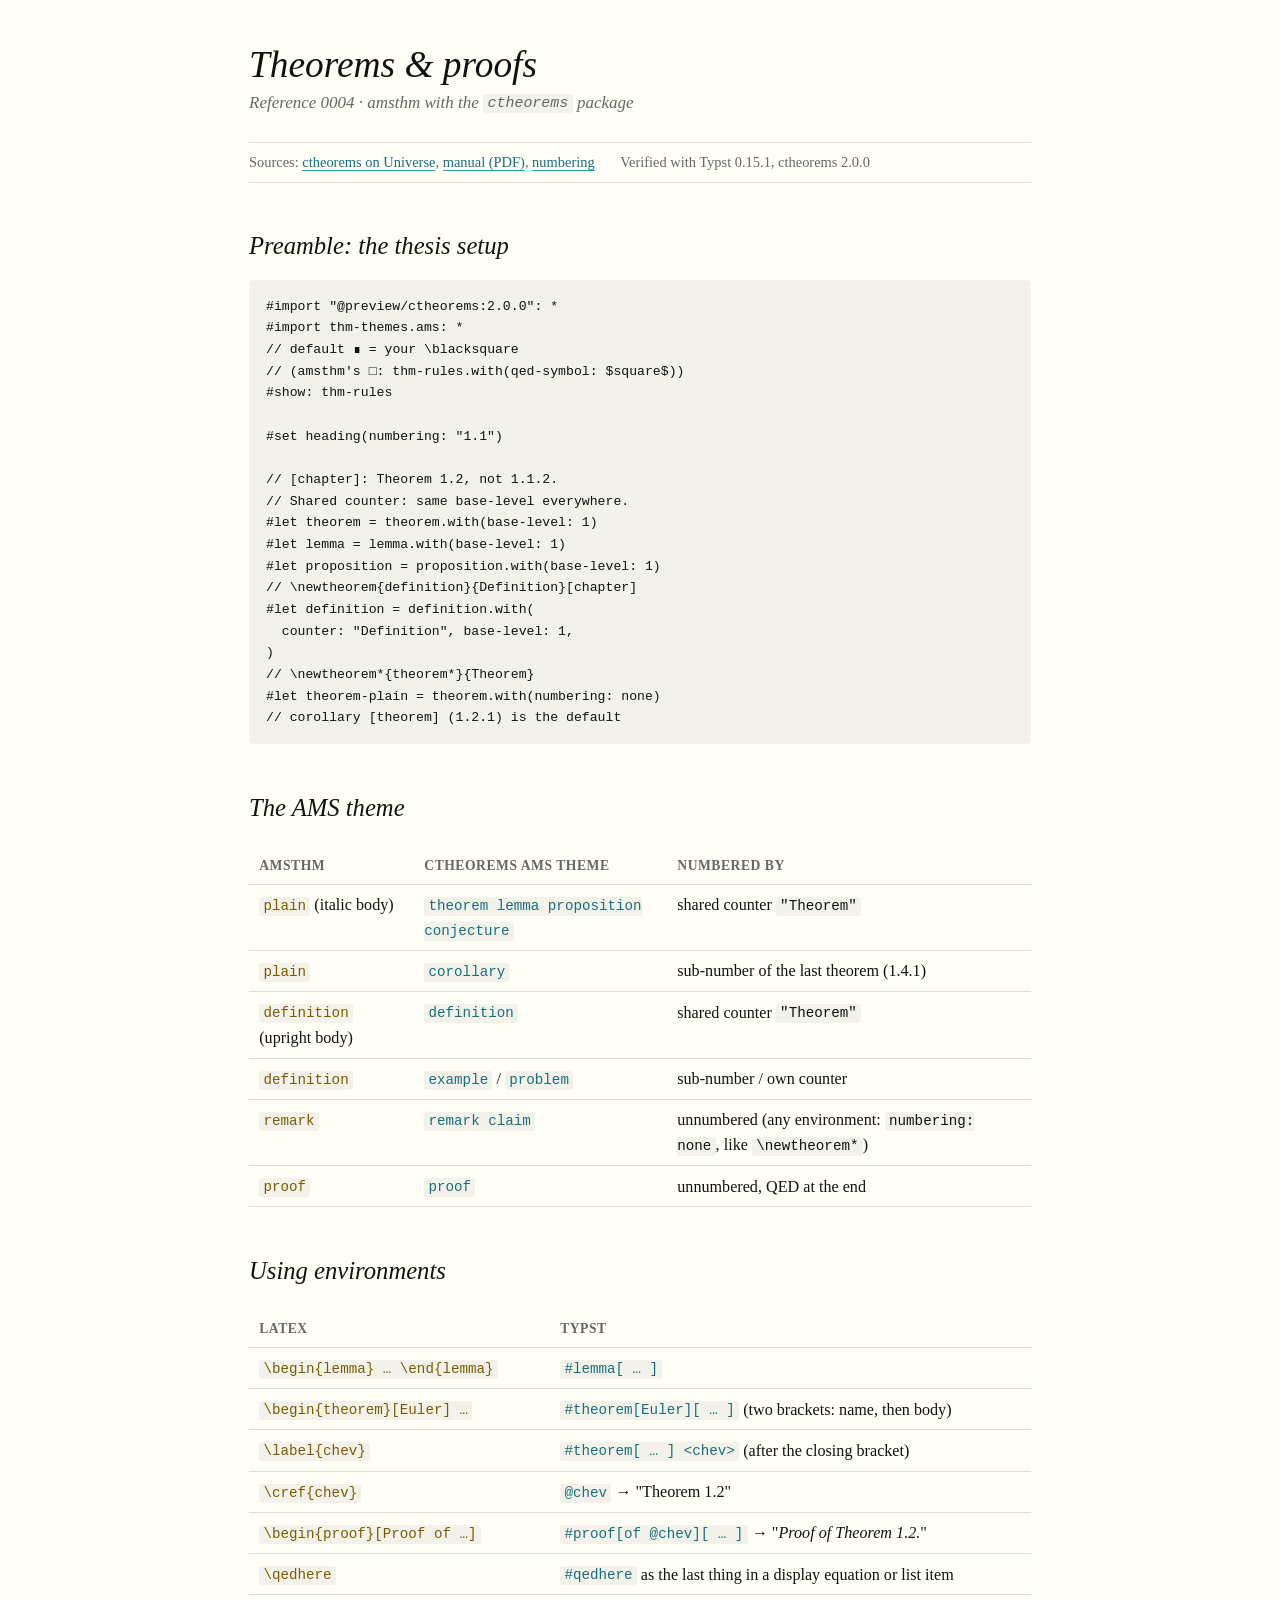
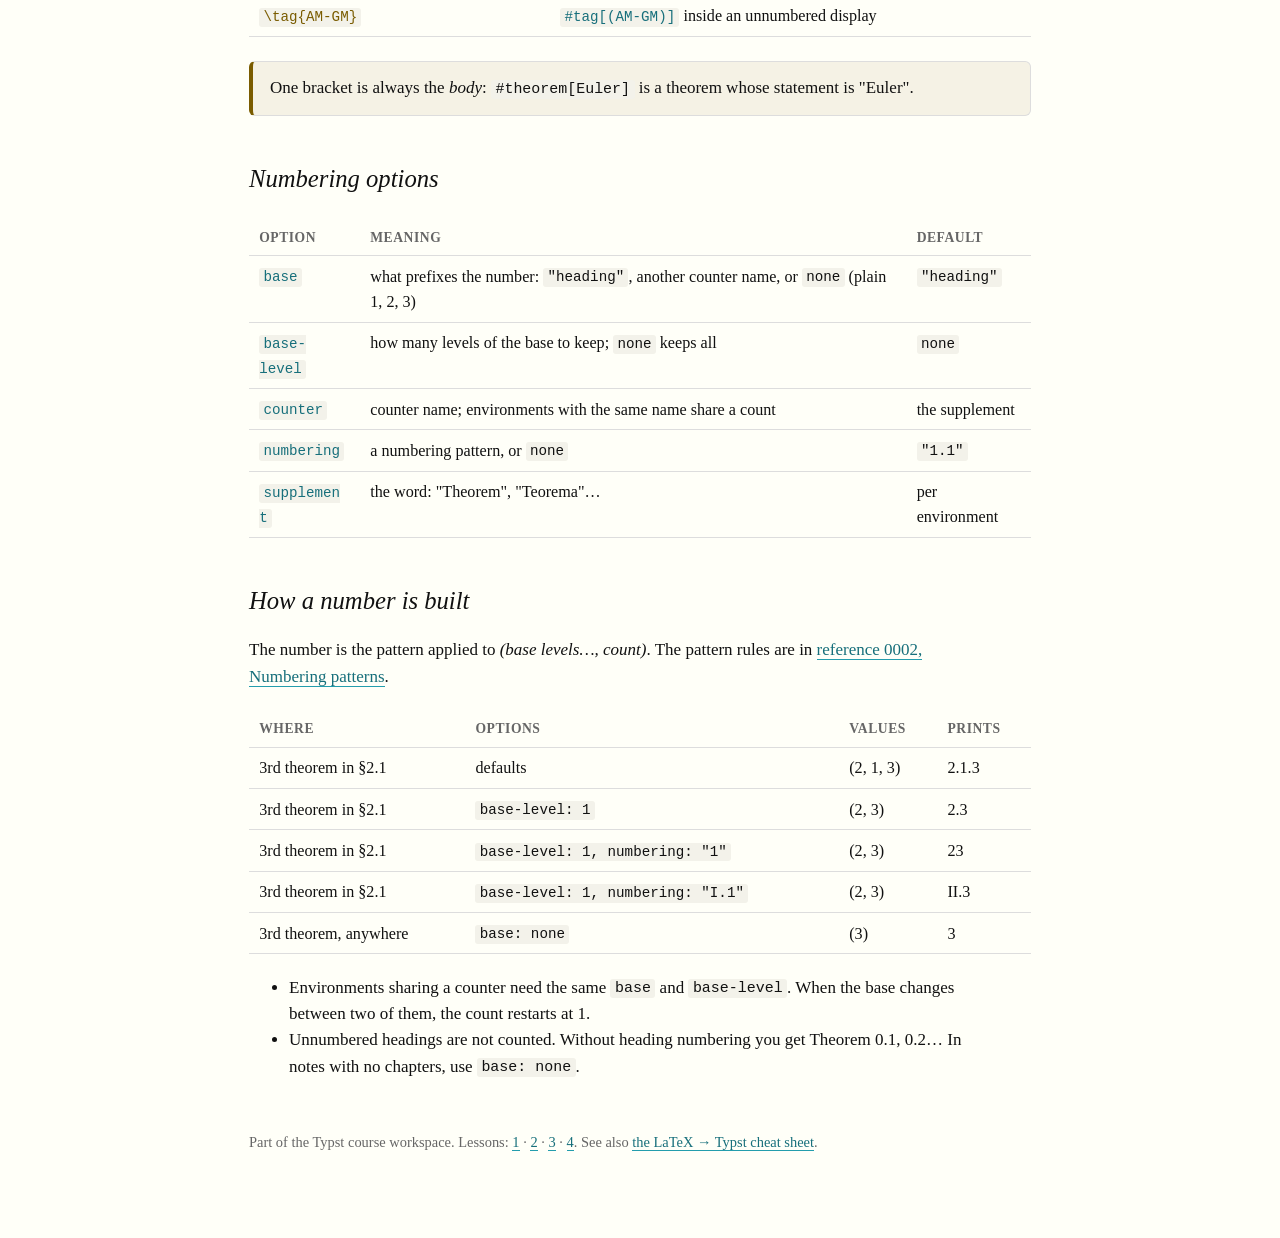
<file: reference/0004-theorems.html>
<!doctype html>
<html lang="en"><head><meta charset="utf-8"><meta name="viewport" content="width=device-width,initial-scale=1">
<title>Theorems & proofs</title><link rel="stylesheet" href="../assets/course.css"></head>
<body><main>
<h1>Theorems &amp; proofs</h1>
<p class="subtitle">Reference 0004 · amsthm with the <code>ctheorems</code> package</p>
<div class="meta"><span>Sources: <a href="https://typst.app/universe/package/ctheorems">ctheorems on Universe</a>, <a href="https://github.com/sahasatvik/typst-theorems/blob/main/manual.pdf">manual (PDF)</a>, <a href="https://typst.app/docs/reference/model/numbering/">numbering</a></span><span>Verified with Typst 0.15.1, ctheorems 2.0.0</span></div>

<h2>Preamble: the thesis setup</h2>
<pre><code>#import "@preview/ctheorems:2.0.0": *
#import thm-themes.ams: *
// default ∎ = your \blacksquare
// (amsthm's □: thm-rules.with(qed-symbol: $square$))
#show: thm-rules

#set heading(numbering: "1.1")

// [chapter]: Theorem 1.2, not 1.1.2.
// Shared counter: same base-level everywhere.
#let theorem = theorem.with(base-level: 1)
#let lemma = lemma.with(base-level: 1)
#let proposition = proposition.with(base-level: 1)
// \newtheorem{definition}{Definition}[chapter]
#let definition = definition.with(
  counter: "Definition", base-level: 1,
)
// \newtheorem*{theorem*}{Theorem}
#let theorem-plain = theorem.with(numbering: none)
// corollary [theorem] (1.2.1) is the default</code></pre>

<h2>The AMS theme</h2>
<table><tr><th>amsthm</th><th>ctheorems AMS theme</th><th>Numbered by</th></tr>
<tr><td class="latex"><code>plain</code> (italic body)</td><td class="typst"><code>theorem lemma proposition conjecture</code></td><td>shared counter <code>"Theorem"</code></td></tr>
<tr><td class="latex"><code>plain</code></td><td class="typst"><code>corollary</code></td><td>sub-number of the last theorem (1.4.1)</td></tr>
<tr><td class="latex"><code>definition</code> (upright body)</td><td class="typst"><code>definition</code></td><td>shared counter <code>"Theorem"</code></td></tr>
<tr><td class="latex"><code>definition</code></td><td class="typst"><code>example</code> / <code>problem</code></td><td>sub-number / own counter</td></tr>
<tr><td class="latex"><code>remark</code></td><td class="typst"><code>remark claim</code></td><td>unnumbered (any environment: <code>numbering: none</code>, like <code>\newtheorem*</code>)</td></tr>
<tr><td class="latex"><code>proof</code></td><td class="typst"><code>proof</code></td><td>unnumbered, QED at the end</td></tr>
</table>

<h2>Using environments</h2>
<table><tr><th>LaTeX</th><th>Typst</th></tr>
<tr><td class="latex"><code>\begin{lemma} … \end{lemma}</code></td><td class="typst"><code>#lemma[ … ]</code></td></tr>
<tr><td class="latex"><code>\begin{theorem}[Euler] …</code></td><td class="typst"><code>#theorem[Euler][ … ]</code> (two brackets: name, then body)</td></tr>
<tr><td class="latex"><code>\label{chev}</code></td><td class="typst"><code>#theorem[ … ] &lt;chev&gt;</code> (after the closing bracket)</td></tr>
<tr><td class="latex"><code>\cref{chev}</code></td><td class="typst"><code>@chev</code> → "Theorem 1.2"</td></tr>
<tr><td class="latex"><code>\begin{proof}[Proof of …]</code></td><td class="typst"><code>#proof[of @chev][ … ]</code> → "<i>Proof of Theorem 1.2.</i>"</td></tr>
<tr><td class="latex"><code>\qedhere</code></td><td class="typst"><code>#qedhere</code> as the last thing in a display equation or list item</td></tr>
<tr><td class="latex"><code>\tag{AM-GM}</code></td><td class="typst"><code>#tag[(AM-GM)]</code> inside an unnumbered display</td></tr>
</table>
<div class="callout warn"><p>One bracket is always the <em>body</em>: <code>#theorem[Euler]</code> is a theorem whose statement is "Euler".</p></div>

<h2>Numbering options</h2>
<table><tr><th>Option</th><th>Meaning</th><th>Default</th></tr>
<tr><td class="typst"><code>base</code></td><td>what prefixes the number: <code>"heading"</code>, another counter name, or <code>none</code> (plain 1, 2, 3)</td><td><code>"heading"</code></td></tr>
<tr><td class="typst"><code>base-level</code></td><td>how many levels of the base to keep; <code>none</code> keeps all</td><td><code>none</code></td></tr>
<tr><td class="typst"><code>counter</code></td><td>counter name; environments with the same name share a count</td><td>the supplement</td></tr>
<tr><td class="typst"><code>numbering</code></td><td>a numbering pattern, or <code>none</code></td><td><code>"1.1"</code></td></tr>
<tr><td class="typst"><code>supplement</code></td><td>the word: "Theorem", "Teorema"…</td><td>per environment</td></tr>
</table>

<h2>How a number is built</h2>
<p>The number is the pattern applied to <em>(base levels…, count)</em>. The pattern rules are in <a href="0002-styling-rules.html">reference 0002, Numbering patterns</a>.</p>
<table><tr><th>Where</th><th>Options</th><th>Values</th><th>Prints</th></tr>
<tr><td>3rd theorem in §2.1</td><td>defaults</td><td>(2, 1, 3)</td><td>2.1.3</td></tr>
<tr><td>3rd theorem in §2.1</td><td><code>base-level: 1</code></td><td>(2, 3)</td><td>2.3</td></tr>
<tr><td>3rd theorem in §2.1</td><td><code>base-level: 1, numbering: "1"</code></td><td>(2, 3)</td><td>23</td></tr>
<tr><td>3rd theorem in §2.1</td><td><code>base-level: 1, numbering: "I.1"</code></td><td>(2, 3)</td><td>II.3</td></tr>
<tr><td>3rd theorem, anywhere</td><td><code>base: none</code></td><td>(3)</td><td>3</td></tr>
</table>
<ul>
<li>Environments sharing a counter need the same <code>base</code> and <code>base-level</code>. When the base changes between two of them, the count restarts at 1.</li>
<li>Unnumbered headings are not counted. Without heading numbering you get Theorem 0.1, 0.2… In notes with no chapters, use <code>base: none</code>.</li>
</ul>

<footer>Part of the Typst course workspace. Lessons: <a href="../lessons/0001-three-modes.html">1</a> · <a href="../lessons/0002-set-and-show-rules.html">2</a> · <a href="../lessons/0003-math-macros.html">3</a> · <a href="../lessons/0004-theorems.html">4</a>. See also <a href="0001-latex-to-typst-cheatsheet.html">the LaTeX → Typst cheat sheet</a>.</footer>
</main></body></html>
</file>
<file: assets/course.css>
/* Typst course — shared stylesheet. Tufte-inspired: generous margins, serif body, quiet UI. */
:root {
  --bg: #fffff8; --fg: #111; --muted: #666; --rule: #ddd;
  --accent: #239dad; --accent-ink: #176f7b;
  --code-bg: #f3f2ea; --ok: #2e7d32; --bad: #b3261e;
  --latex: #7a5c00; --typst-ink: #176f7b;
}
@media (prefers-color-scheme: dark) {
  :root { --bg: #15151a; --fg: #e8e6df; --muted: #a09e96; --rule: #333;
          --code-bg: #1f1f26; --accent: #59c3d1; --accent-ink: #8fd9e3; --latex: #d9b85c; }
}
html { font-size: 17px; }
body { margin: 0; background: var(--bg); color: var(--fg);
  font-family: "ET Book", Palatino, "Palatino Linotype", "Book Antiqua", Georgia, serif;
  line-height: 1.55; }
main { max-width: 46rem; margin: 0 auto; padding: 2.5rem 1.25rem 5rem; }
h1 { font-size: 2.2rem; font-weight: 400; font-style: italic; margin: 0 0 .25rem; line-height: 1.15; }
h2 { font-size: 1.45rem; font-weight: 400; font-style: italic; margin: 2.6rem 0 .8rem; }
h3 { font-size: 1.1rem; font-weight: 600; margin: 1.8rem 0 .5rem; }
.subtitle { color: var(--muted); font-style: italic; margin: 0 0 1.5rem; }
.meta { font-size: .85rem; color: var(--muted); border-top: 1px solid var(--rule); border-bottom: 1px solid var(--rule);
  padding: .5rem 0; margin: 1.25rem 0 2rem; display: flex; gap: 1.5rem; flex-wrap: wrap; }
a { color: var(--accent-ink); text-decoration: none; border-bottom: 1px solid var(--accent); }
a:hover { border-bottom-width: 2px; }
p, li { max-width: 40rem; }
code, pre, kbd { font-family: "JetBrains Mono", "Fira Code", Menlo, Consolas, monospace; font-size: .88em; }
code { background: var(--code-bg); padding: .1em .3em; border-radius: 3px; }
pre { background: var(--code-bg); padding: .9rem 1rem; border-radius: 6px; line-height: 1.45;
  white-space: pre-wrap; overflow-wrap: anywhere; }   /* wrap, never scroll sideways */
pre code { background: none; padding: 0; }
kbd { border: 1px solid var(--rule); border-bottom-width: 2px; padding: 0 .35em; border-radius: 3px; background: var(--bg); }
blockquote { margin: 1.2rem 0; padding: .2rem 0 .2rem 1rem; border-left: 3px solid var(--accent); color: var(--fg); }
.aside { font-size: .9rem; color: var(--muted); border-left: 2px solid var(--rule); padding-left: .9rem; margin: 1rem 0; }
.callout { border: 1px solid var(--rule); border-left: 4px solid var(--accent); border-radius: 6px; padding: .8rem 1rem; margin: 1.4rem 0; background: color-mix(in srgb, var(--accent) 6%, transparent); }
.callout.warn { border-left-color: var(--latex); background: color-mix(in srgb, var(--latex) 8%, transparent); }
.callout > :first-child { margin-top: 0; } .callout > :last-child { margin-bottom: 0; }
table { border-collapse: collapse; width: 100%; margin: 1.2rem 0; font-size: .95rem; }
td code { white-space: normal; overflow-wrap: anywhere; }
th, td { text-align: left; padding: .45rem .6rem; border-bottom: 1px solid var(--rule); vertical-align: top; }
th { font-weight: 600; font-size: .8rem; letter-spacing: .04em; text-transform: uppercase; color: var(--muted); }
td.latex code { color: var(--latex); } td.typst code { color: var(--typst-ink); }
.compare { display: grid; grid-template-columns: repeat(auto-fit, minmax(20rem, 1fr)); gap: 1rem; margin: 1.2rem 0; }  /* stacks when narrow */
.compare > div { min-width: 0; } .compare h4 { margin: 0 0 .4rem; font-size: .8rem; text-transform: uppercase; letter-spacing: .05em; color: var(--muted); }
.compare pre { margin: 0; }
@media (max-width: 640px) { html { font-size: 16px; } }
figure { margin: 1.5rem 0; } figure img { max-width: 100%; border: 1px solid var(--rule); border-radius: 4px; background: #fff; }
figcaption { font-size: .85rem; color: var(--muted); margin-top: .4rem; }
details { margin: 1rem 0; } summary { cursor: pointer; color: var(--accent-ink); }
.steps { counter-reset: step; list-style: none; padding: 0; }
.steps > li { counter-increment: step; position: relative; padding-left: 2.4rem; margin: .9rem 0; }
.steps > li::before { content: counter(step); position: absolute; left: 0; top: .05rem; width: 1.6rem; height: 1.6rem; border-radius: 50%;
  background: var(--accent); color: #fff; font-size: .85rem; display: grid; place-items: center; font-weight: 600; }
/* Modes diagram */
.modes { display: grid; grid-template-columns: repeat(3, 1fr); gap: .8rem; margin: 1.4rem 0; text-align: center; }
.modes > div { border: 1px solid var(--rule); border-radius: 8px; padding: .8rem .5rem; }
.modes b { display: block; font-size: 1.05rem; } .modes small { color: var(--muted); }
.modes .key { display: inline-block; margin-top: .4rem; font-family: monospace; background: var(--code-bg); padding: .1em .5em; border-radius: 4px; }
/* Quiz */
.quiz { border: 1px solid var(--rule); border-radius: 8px; padding: 1rem 1.2rem; margin: 1.4rem 0; }
.quiz .q { font-weight: 600; margin: 0 0 .7rem; }
.quiz ul { list-style: none; padding: 0; margin: 0; display: grid; gap: .45rem; }
.quiz button { width: 100%; text-align: left; font: inherit; font-size: .95rem; padding: .55rem .8rem; border: 1px solid var(--rule);
  border-radius: 6px; background: transparent; color: var(--fg); cursor: pointer; }
.quiz button:hover { border-color: var(--accent); }
.quiz button.correct { border-color: var(--ok); background: color-mix(in srgb, var(--ok) 12%, transparent); }
.quiz button.wrong { border-color: var(--bad); background: color-mix(in srgb, var(--bad) 10%, transparent); }
.quiz .explain { display: none; margin: .8rem 0 0; font-size: .92rem; color: var(--muted); }
.quiz.answered .explain { display: block; }
.quiz-score { font-style: italic; color: var(--muted); }
nav.course { font-size: .9rem; display: flex; justify-content: space-between; gap: 1rem; border-top: 1px solid var(--rule); padding-top: 1rem; margin-top: 3rem; }
footer { margin-top: 3rem; font-size: .85rem; color: var(--muted); }
@media print { .quiz button { border: 1px solid #999; } a { border: none; color: inherit; } nav.course, .no-print { display: none; } }
</file>
